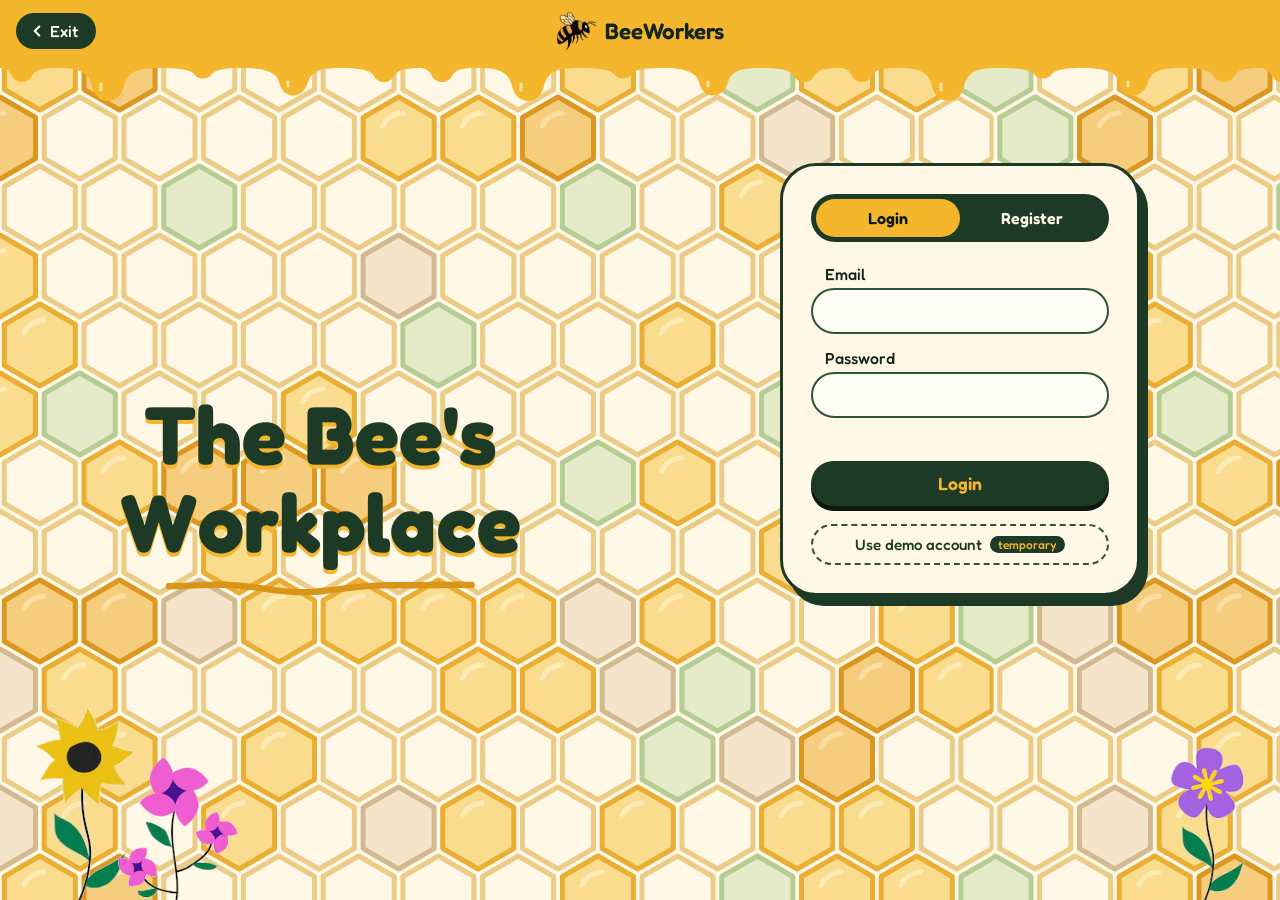
<file: index.html>
<!DOCTYPE html>
<html lang="en">
<head>
  <meta charset="UTF-8">
  <meta name="viewport" content="width=device-width, initial-scale=1.0">
  <title>BeeWorkers - Login</title>
  <link rel="preconnect" href="https://fonts.googleapis.com">
  <link rel="preconnect" href="https://fonts.gstatic.com" crossorigin>
  <link rel="stylesheet" href="https://fonts.googleapis.com/css2?family=Fredoka:wght@400;500;600;700&display=swap">
  <link rel="stylesheet" href="style.css">
  <script src="bees.js" defer></script>
  <script src="login.js" defer></script>
</head>
<body class="login-page">
  <!-- Page transition: lifts away when the page opens (see style.css) -->
  <div class="curtain" aria-hidden="true"><img src="images/bees/bee-1.png" alt=""><span>Login</span></div>

  <header class="site-header">
    <button type="button" class="exit" id="exit-button">
      <svg viewBox="0 0 24 24" width="18" height="18" aria-hidden="true"><path d="M15 6l-6 6 6 6" fill="none" stroke="currentColor" stroke-width="3" stroke-linecap="round" stroke-linejoin="round"/></svg>
      Exit
    </button>
    <div class="brand">
      <img src="images/bees/bee-1.png" alt="">
      <span>BeeWorkers</span>
    </div>
  </header>

  <main class="split">
    <section class="left">
      <img class="flower flower-a" src="images/flowers/flower-12.png" alt="">
      <img class="flower flower-b" src="images/flowers/flower-4.png" alt="">
      <div class="logo-text" id="logo-text" data-bee-avoid>
        <h1 id="title" aria-label="The Bee's Workplace">
          <span class="line">The Bee's</span>
          <span class="line">Workplace</span>
        </h1>
        <svg class="underline" viewBox="0 0 400 24" aria-hidden="true" preserveAspectRatio="none">
          <path d="M6 14C60 2 100 22 160 12S270 4 394 12" pathLength="1"/>
        </svg>
      </div>
    </section>

    <section class="right">
      <img class="flower flower-c" src="images/flowers/flower-11.png" alt="">
      <div class="auth" id="auth" data-bee-avoid>
        <input type="radio" name="tab" id="tab-login" checked>
        <input type="radio" name="tab" id="tab-register">

        <div class="tabs">
          <label for="tab-login">Login</label>
          <label for="tab-register">Register</label>
        </div>

        <!-- login.js animates this box's height when switching tabs.
             Each password field also gets a flower button that shows the password. -->
        <div class="forms" id="forms">
          <form id="login-form" class="active" novalidate>
            <label for="login-email">Email</label>
            <input type="email" id="login-email" name="login-email" autocomplete="email">

            <label for="login-password">Password</label>
            <input type="password" id="login-password" name="login-password" autocomplete="current-password">

            <p class="form-message" aria-live="polite"></p>
            <button type="submit">Login</button>
          </form>

          <form id="register-form" novalidate>
            <label for="register-name">Name</label>
            <input type="text" id="register-name" name="register-name" autocomplete="name">

            <label for="register-email">Email</label>
            <input type="email" id="register-email" name="register-email" autocomplete="email">

            <label for="register-password">Password</label>
            <input type="password" id="register-password" name="register-password" autocomplete="new-password">

            <label for="register-confirm">Confirm Password</label>
            <input type="password" id="register-confirm" name="register-confirm" autocomplete="new-password">

            <p class="form-message" aria-live="polite"></p>
            <button type="submit">Register</button>
          </form>
        </div>

        <!-- TEMPORARY: one-click mock account for testing. Remove before going live. -->
        <button type="button" class="demo" id="demo-login">
          Use demo account <span>temporary</span>
        </button>
      </div>
    </section>
  </main>

  <!-- The flying bees are added here by bees.js -->
  <div id="bee-layer" aria-hidden="true"></div>
</body>
</html>
</file>
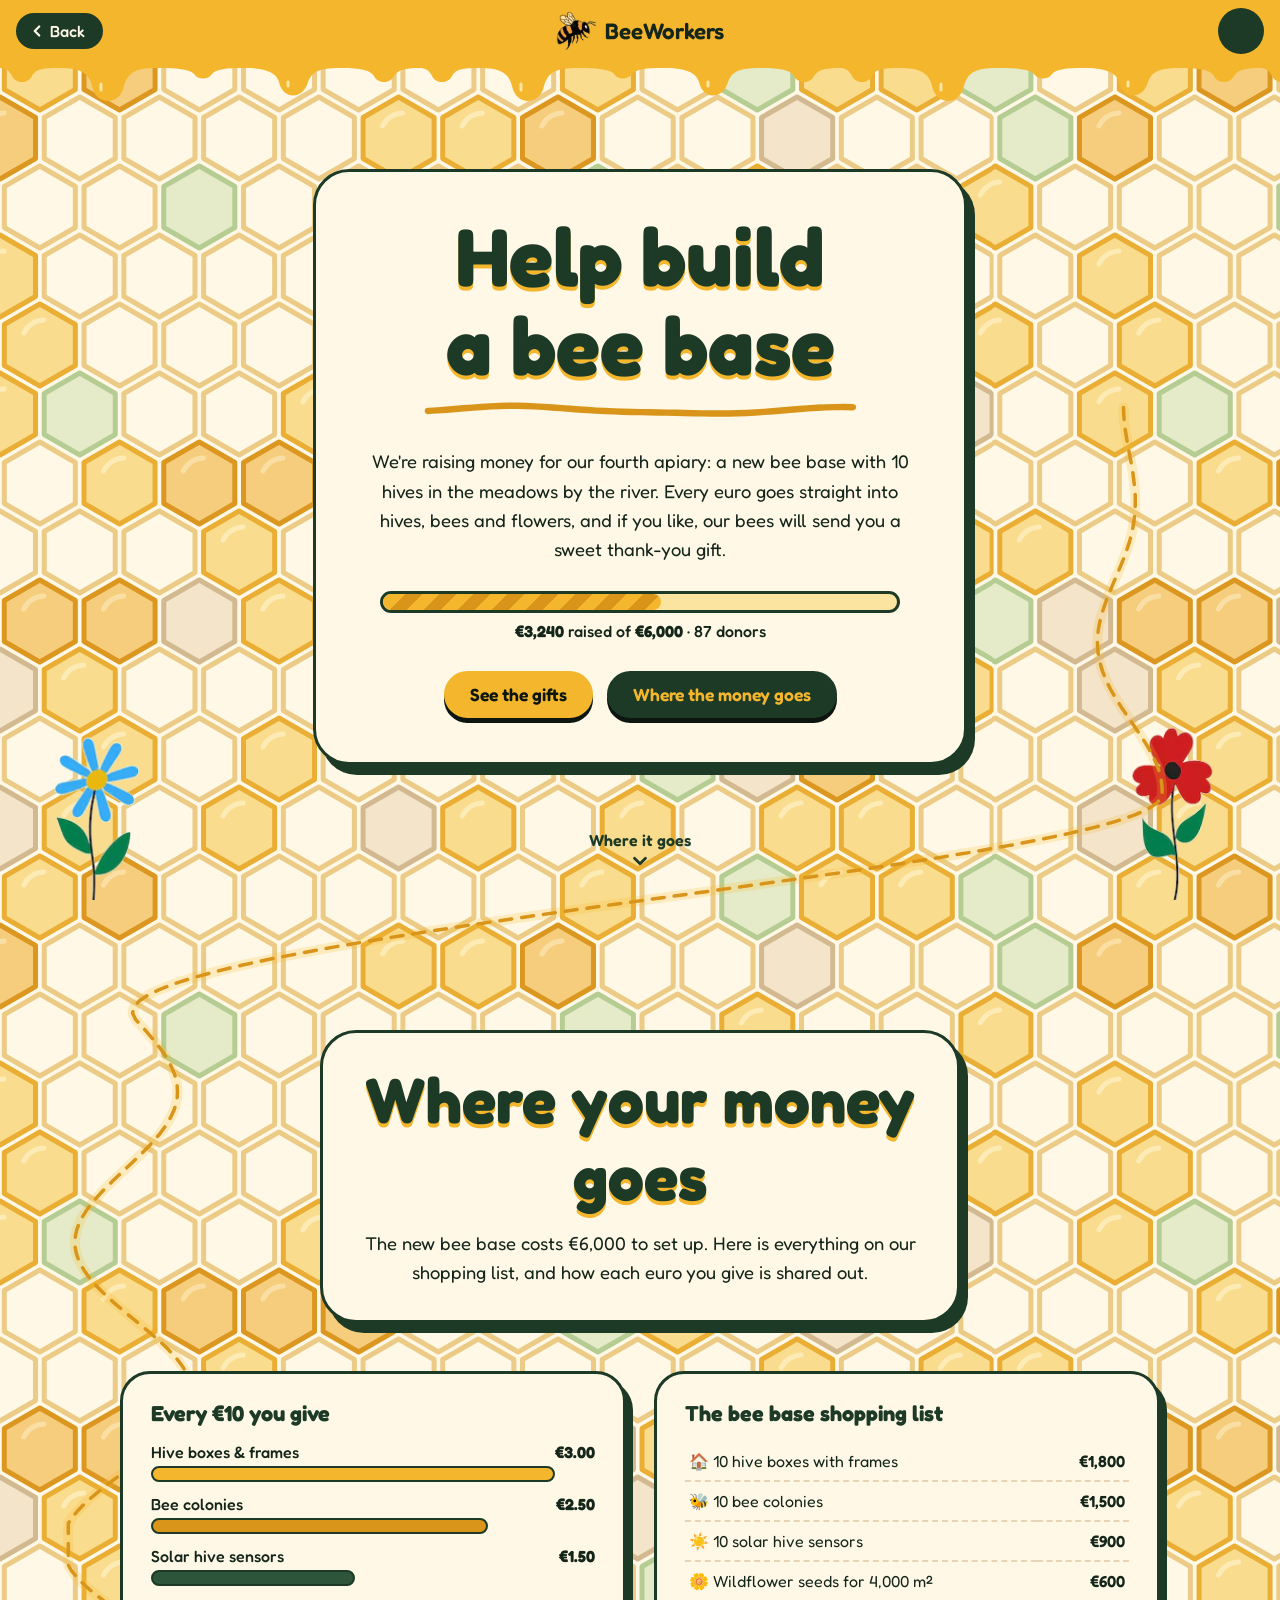
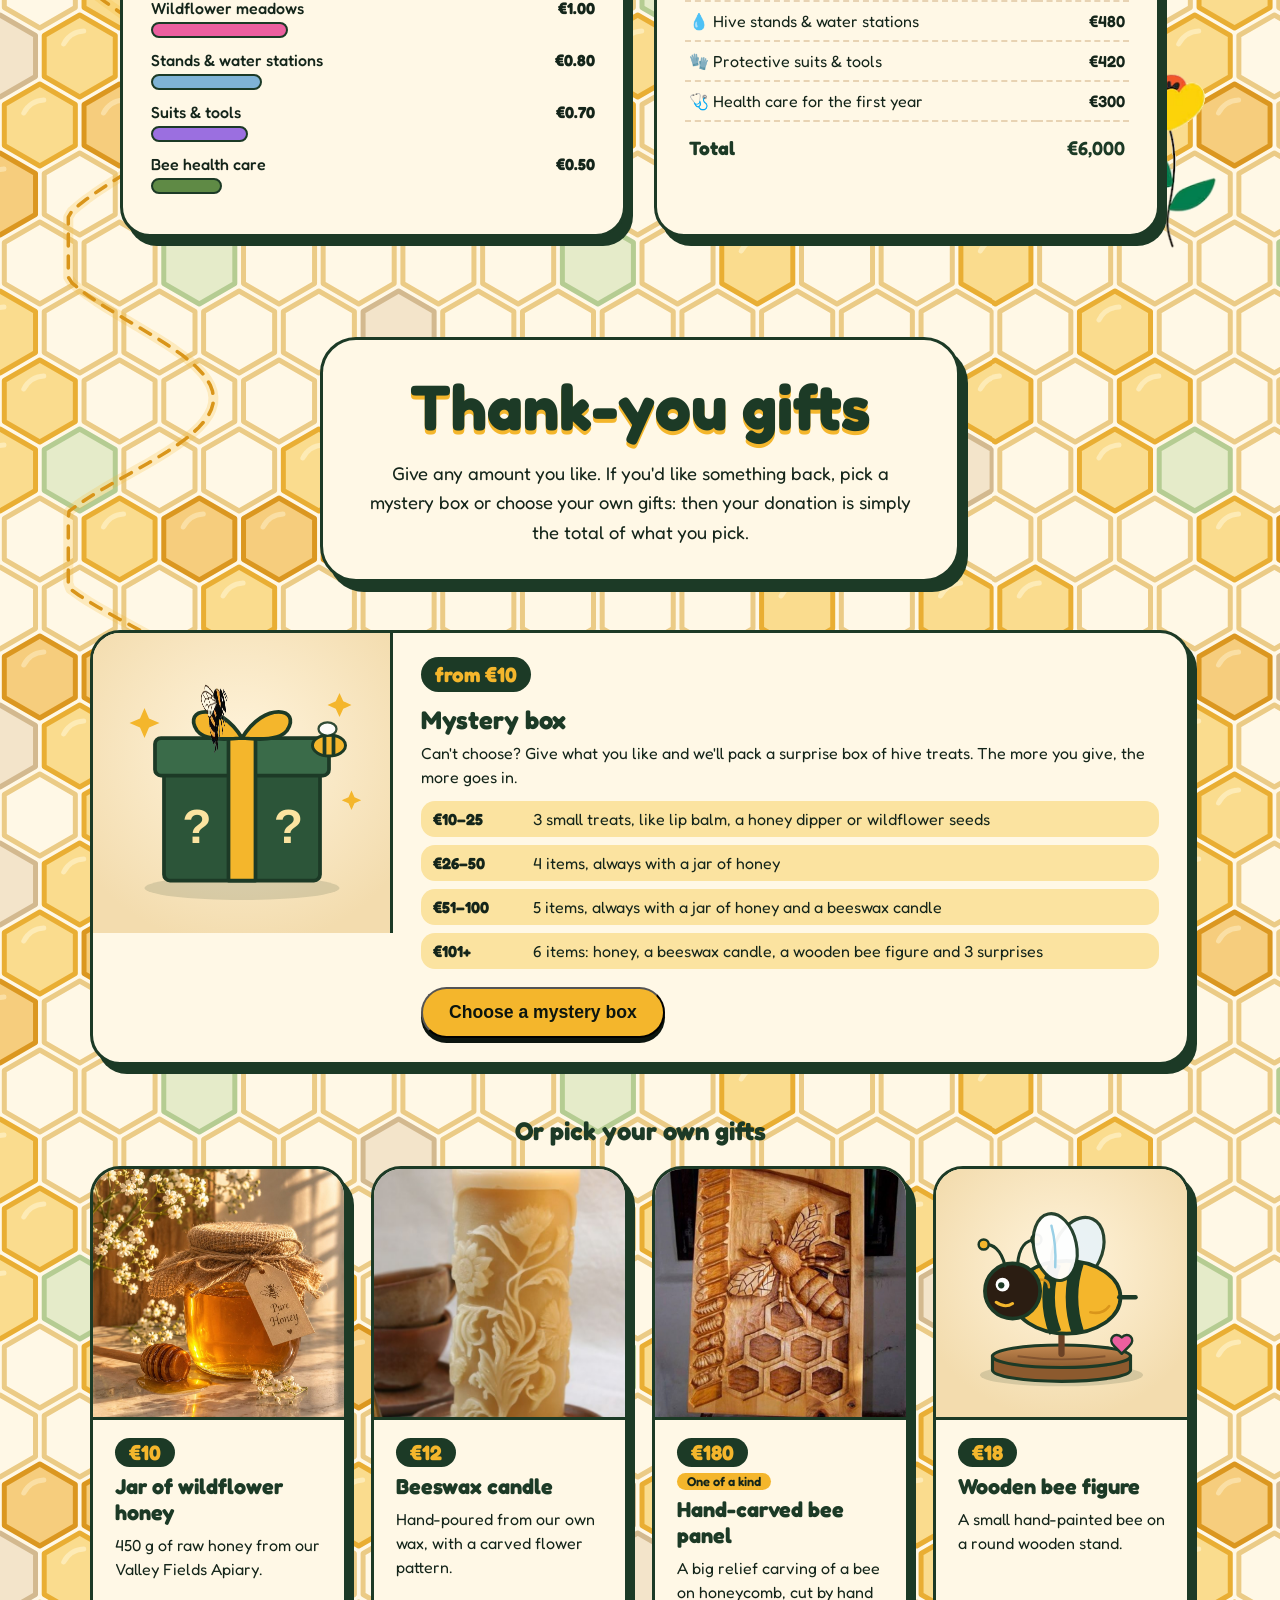
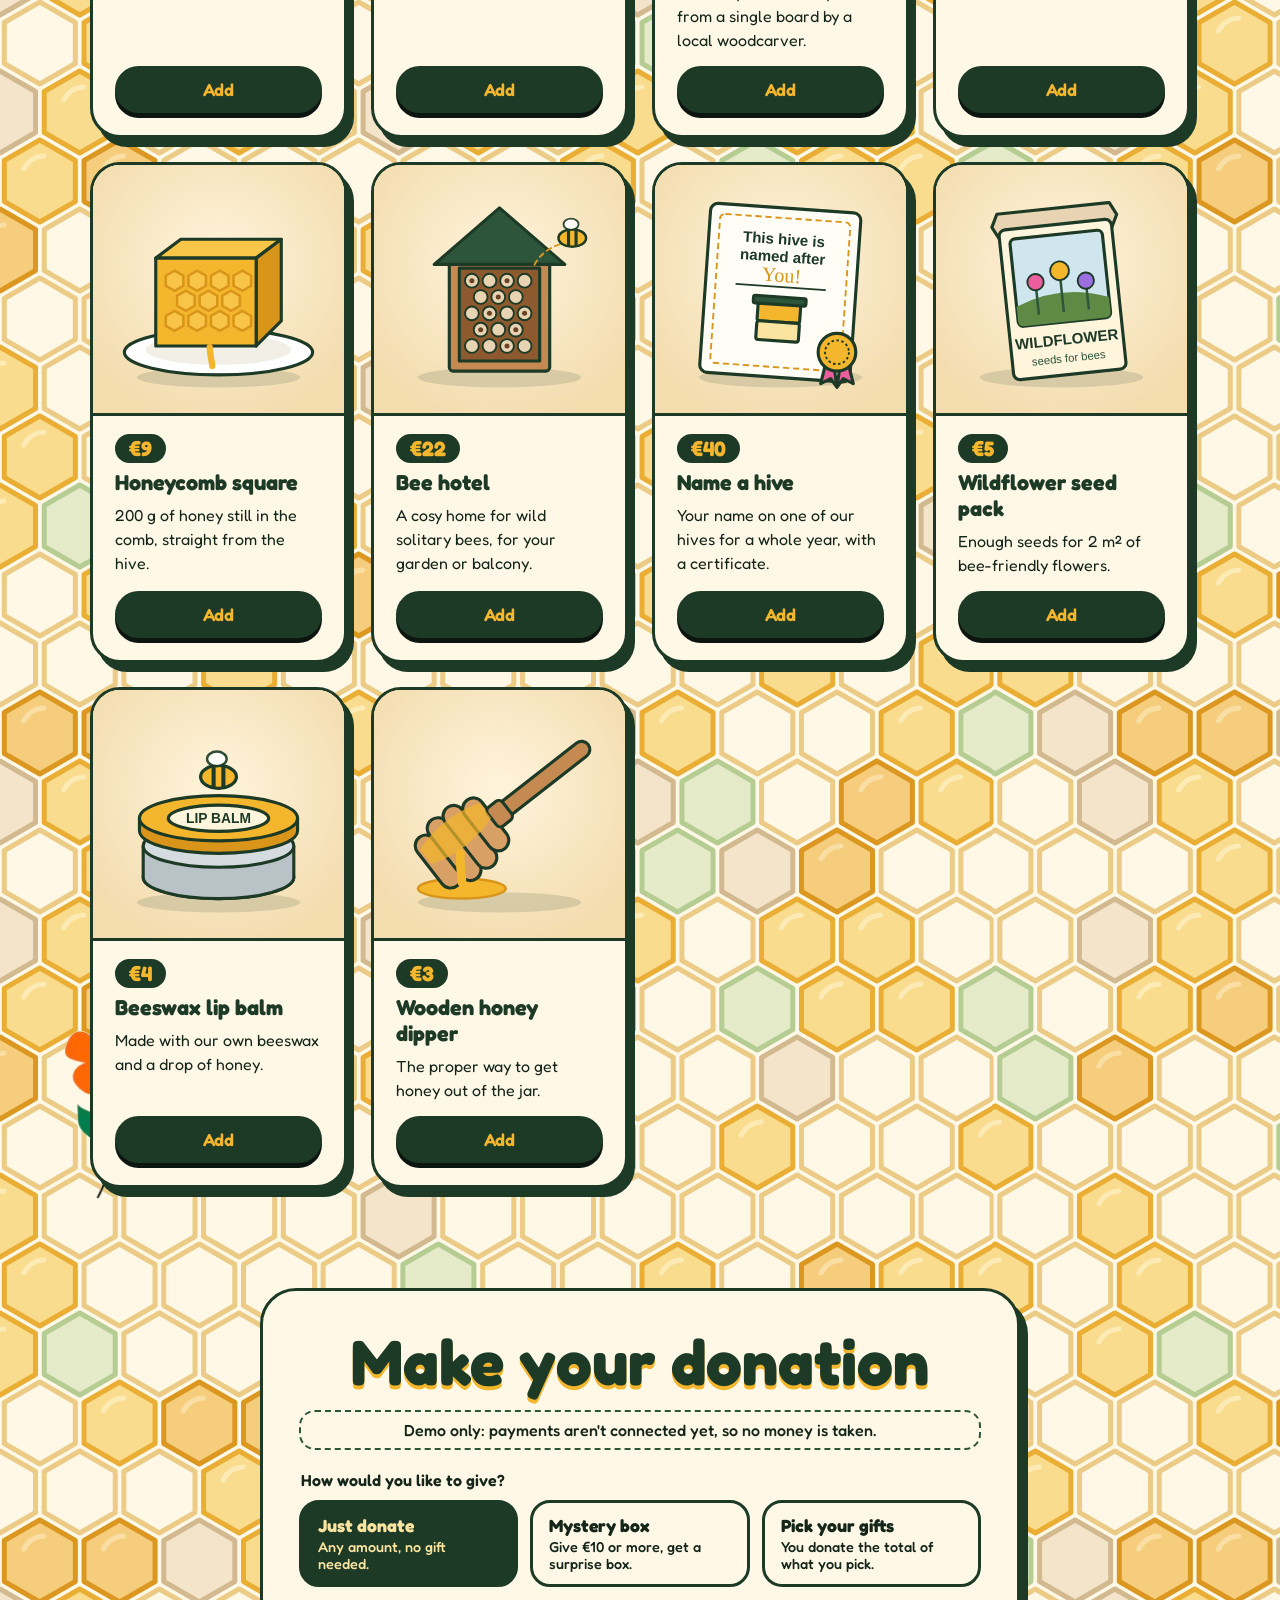
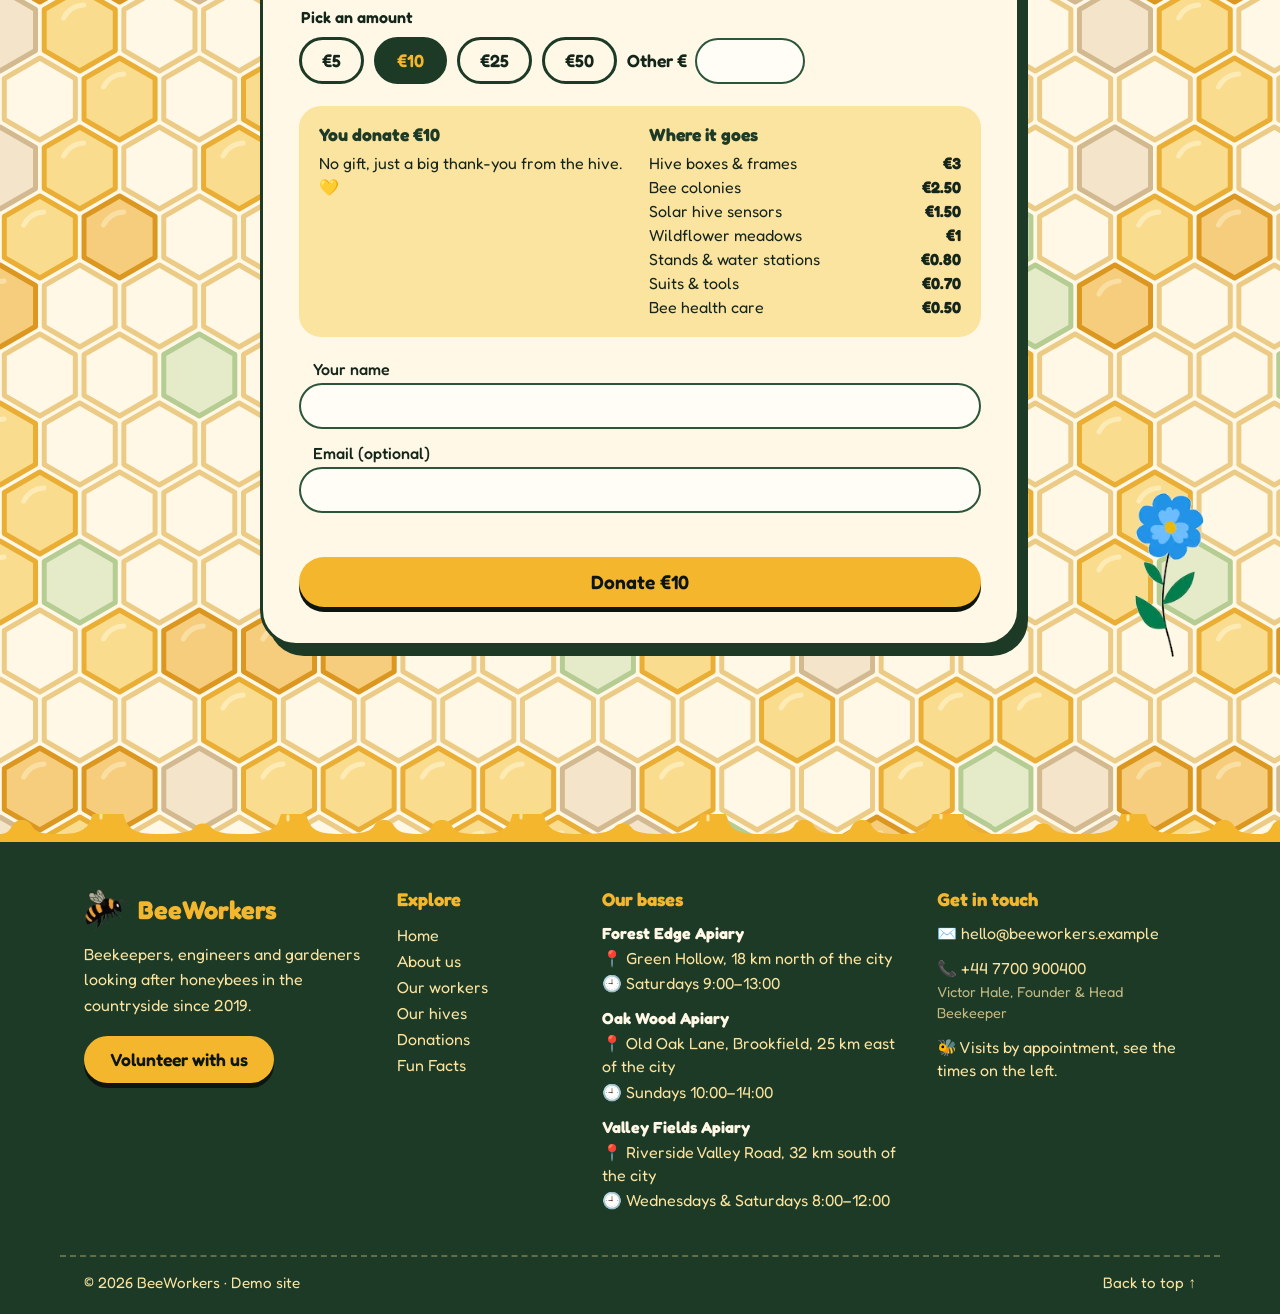
<file: donations.html>
<!DOCTYPE html>
<html lang="en">
<head>
  <meta charset="UTF-8">
  <meta name="viewport" content="width=device-width, initial-scale=1.0">
  <title>BeeWorkers - Donations</title>
  <link rel="preconnect" href="https://fonts.googleapis.com">
  <link rel="preconnect" href="https://fonts.gstatic.com" crossorigin>
  <link rel="stylesheet" href="https://fonts.googleapis.com/css2?family=Fredoka:wght@400;500;600;700&display=swap">
  <link rel="stylesheet" href="style.css">
  <link rel="stylesheet" href="main.css">
  <link rel="stylesheet" href="donations.css">
  <script src="bees.js" defer></script>
  <script src="site.js" defer></script>
  <script src="trail.js" defer></script>
  <script src="donations.js" defer></script>
</head>
<!-- data-bee-link: clicking a flying bee invites you to that page -->
<body class="main-page" data-bee-link="funfacts.html">
  <!-- Page transition: lifts away when the page opens (see style.css) -->
  <div class="curtain" aria-hidden="true"><img src="images/bees/bee-1.png" alt=""><span>Donations</span></div>

  <header class="site-header">
    <!-- On this page the button goes back to the main page -->
    <button type="button" class="exit" id="exit-button" data-exit-to="main.html">
      <svg viewBox="0 0 24 24" width="18" height="18" aria-hidden="true"><path d="M15 6l-6 6 6 6" fill="none" stroke="currentColor" stroke-width="3" stroke-linecap="round" stroke-linejoin="round"/></svg>
      Back
    </button>
    <a class="brand" href="#top" data-scroll>
      <img src="images/bees/bee-1.png" alt="">
      <span>BeeWorkers</span>
    </a>

    <button type="button" class="burger" id="burger" aria-expanded="false" aria-controls="site-menu" aria-label="Open menu">
      <span></span><span></span><span></span>
    </button>

    <nav class="menu" id="site-menu" aria-label="Site">
      <a href="main.html">Home</a>
      <a href="main.html#about">About us</a>
      <a href="main.html#team">Our workers</a>
      <a href="main.html#hives">Our hives</a>
      <a href="#top" data-scroll aria-current="page">Donations</a>
      <a href="funfacts.html">Fun Facts</a>
      <button type="button" class="logout" id="logout">Log out</button>
    </nav>
  </header>

  <!-- All amounts, totals and gifts below are made up: replace them with your own -->
  <main class="journey" id="top">
    <!-- ---------- Hero ---------- -->
    <section class="hero">
      <img class="flower flower-j" src="images/flowers/flower-3.png" alt="">
      <img class="flower flower-k" src="images/flowers/flower-13.png" alt="">

      <div class="hero-content panel" data-bee-avoid data-trail-start>
        <p class="hello" id="hello" hidden></p>
        <h1 id="title" aria-label="Help build a bee base">
          <span class="line">Help build</span>
          <span class="line">a bee base</span>
        </h1>
        <svg class="underline" viewBox="0 0 400 24" aria-hidden="true" preserveAspectRatio="none">
          <path d="M6 14C60 2 100 22 160 12S270 4 394 12" pathLength="1"/>
        </svg>

        <p class="intro">
          We're raising money for our fourth apiary: a new bee base with 10 hives in the
          meadows by the river. Every euro goes straight into hives, bees and flowers,
          and if you like, our bees will send you a sweet thank-you gift.
        </p>

        <div class="goal" data-raised="3240" data-target="6000" data-donors="87">
          <div class="goal-bar"><span id="goal-fill"></span></div>
          <p class="goal-text">
            <strong id="goal-raised">€3,240</strong> raised of <strong>€6,000</strong>
            · <span id="goal-donors">87</span> donors
          </p>
        </div>

        <div class="hero-actions">
          <a class="btn btn-honey" href="#gifts" data-scroll>See the gifts</a>
          <a class="btn" href="#money" data-scroll>Where the money goes</a>
        </div>
      </div>

      <a class="scroll-hint" href="#money" data-scroll>
        Where it goes
        <svg viewBox="0 0 24 24" width="22" height="22" aria-hidden="true"><path d="M6 9l6 6 6-6" fill="none" stroke="currentColor" stroke-width="3" stroke-linecap="round" stroke-linejoin="round"/></svg>
      </a>
    </section>

    <section class="about">
      <!-- ---------- Where the money goes ---------- -->
      <div class="about-part" id="money">
        <img class="flower flower-l" src="images/flowers/flower-8.png" alt="">

        <div class="section-head panel" data-bee-avoid data-trail-cross>
          <h2>Where your money goes</h2>
          <p>
            The new bee base costs €6,000 to set up. Here is everything on our shopping
            list, and how each euro you give is shared out.
          </p>
        </div>

        <div class="money-grid">
          <article class="money-card" data-bee-avoid>
            <h3>Every €10 you give</h3>
            <ul class="split-bars">
              <li style="--share: 30; --c: #f4b62c"><span>Hive boxes &amp; frames</span><b>€3.00</b></li>
              <li style="--share: 25; --c: #d9951a"><span>Bee colonies</span><b>€2.50</b></li>
              <li style="--share: 15; --c: #2c5539"><span>Solar hive sensors</span><b>€1.50</b></li>
              <li style="--share: 10; --c: #ec5f9f"><span>Wildflower meadows</span><b>€1.00</b></li>
              <li style="--share: 8; --c: #7fb3d5"><span>Stands &amp; water stations</span><b>€0.80</b></li>
              <li style="--share: 7; --c: #9b6fe0"><span>Suits &amp; tools</span><b>€0.70</b></li>
              <li style="--share: 5; --c: #5f8a45"><span>Bee health care</span><b>€0.50</b></li>
            </ul>
          </article>

          <article class="money-card" data-bee-avoid>
            <h3>The bee base shopping list</h3>
            <table class="shopping">
              <tbody>
                <tr><td>🏠 10 hive boxes with frames</td><td>€1,800</td></tr>
                <tr><td>🐝 10 bee colonies</td><td>€1,500</td></tr>
                <tr><td>☀️ 10 solar hive sensors</td><td>€900</td></tr>
                <tr><td>🌼 Wildflower seeds for 4,000 m²</td><td>€600</td></tr>
                <tr><td>💧 Hive stands &amp; water stations</td><td>€480</td></tr>
                <tr><td>🧤 Protective suits &amp; tools</td><td>€420</td></tr>
                <tr><td>🩺 Health care for the first year</td><td>€300</td></tr>
              </tbody>
              <tfoot>
                <tr><td>Total</td><td>€6,000</td></tr>
              </tfoot>
            </table>
          </article>
        </div>
      </div>

      <!-- ---------- Thank-you shop ----------
           The products and prices live in donations.js (PRODUCTS and BOXES) -->
      <div class="about-part" id="gifts">
        <img class="flower flower-m" src="images/flowers/flower-5.png" alt="">

        <div class="section-head panel" data-bee-avoid>
          <h2>Thank-you gifts</h2>
          <p>
            Give any amount you like. If you'd like something back, pick a mystery box or
            choose your own gifts: then your donation is simply the total of what you pick.
          </p>
        </div>

        <article class="box-card" data-bee-avoid>
          <div class="gift-img"><img src="images/donations/mystery-box.svg" alt="Drawing of a green gift box with a honey-coloured ribbon and question marks"></div>
          <div class="card-text">
            <p class="price">from €10</p>
            <h3>Mystery box</h3>
            <p>Can't choose? Give what you like and we'll pack a surprise box of hive treats. The more you give, the more goes in.</p>
            <ul class="box-tiers" id="box-tiers"></ul>
            <button type="button" class="btn btn-honey" id="pick-box">Choose a mystery box</button>
          </div>
        </article>

        <h3 class="shop-title">Or pick your own gifts</h3>
        <div class="gift-grid" id="shop" data-bee-avoid></div>
      </div>

      <!-- ---------- Donate (the trail bee lands here) ---------- -->
      <div class="about-part" id="donate" data-trail-end data-trail-say="Thank you for helping!">
        <img class="flower flower-n" src="images/flowers/flower-9.png" alt="">

        <form class="donate panel" id="donate-form" data-bee-avoid data-trail-band novalidate>
          <h2>Make your donation</h2>
          <p class="demo-note">Demo only: payments aren't connected yet, so no money is taken.</p>

          <fieldset class="modes">
            <legend>How would you like to give?</legend>
            <label class="mode">
              <input type="radio" name="mode" value="plain" checked>
              <span><b>Just donate</b><small>Any amount, no gift needed.</small></span>
            </label>
            <label class="mode">
              <input type="radio" name="mode" value="box">
              <span><b>Mystery box</b><small>Give €10 or more, get a surprise box.</small></span>
            </label>
            <label class="mode">
              <input type="radio" name="mode" value="gifts">
              <span><b>Pick your gifts</b><small>You donate the total of what you pick.</small></span>
            </label>
          </fieldset>

          <div class="mode-panel" data-mode="plain">
            <fieldset class="amounts">
              <legend>Pick an amount</legend>
              <label><input type="radio" name="plain-amount" value="5"><span>€5</span></label>
              <label><input type="radio" name="plain-amount" value="10" checked><span>€10</span></label>
              <label><input type="radio" name="plain-amount" value="25"><span>€25</span></label>
              <label><input type="radio" name="plain-amount" value="50"><span>€50</span></label>
              <label class="custom"><span>Other €</span><input type="number" class="other" min="1" step="1" inputmode="numeric" aria-label="Other amount in euros"></label>
            </fieldset>
          </div>

          <div class="mode-panel" data-mode="box" hidden>
            <fieldset class="amounts">
              <legend>Pick an amount (€10 or more)</legend>
              <label><input type="radio" name="box-amount" value="15" checked><span>€15</span></label>
              <label><input type="radio" name="box-amount" value="30"><span>€30</span></label>
              <label><input type="radio" name="box-amount" value="60"><span>€60</span></label>
              <label><input type="radio" name="box-amount" value="110"><span>€110</span></label>
              <label class="custom"><span>Other €</span><input type="number" class="other" min="10" step="1" inputmode="numeric" aria-label="Other amount in euros"></label>
            </fieldset>
          </div>

          <div class="mode-panel" data-mode="gifts" hidden>
            <p class="cart-empty" id="cart-empty">No gifts picked yet. Press <b>Add</b> on any gift above.</p>
            <ul class="cart" id="cart"></ul>
            <label class="extra">
              <span>Add a little extra (optional) €</span>
              <input type="number" id="extra" min="0" step="1" inputmode="numeric">
            </label>
          </div>

          <div class="summary" aria-live="polite">
            <div>
              <h3>You donate <span id="summary-amount">€10</span></h3>
              <p id="summary-gift"></p>
            </div>
            <div>
              <h3>Where it goes</h3>
              <ul id="summary-split"></ul>
            </div>
          </div>

          <div class="donor">
            <label for="donor-name">Your name</label>
            <input type="text" id="donor-name" autocomplete="name">
            <label for="donor-email">Email <span id="email-why">(optional)</span></label>
            <input type="email" id="donor-email" autocomplete="email">
          </div>

          <p class="form-message" id="donate-message" aria-live="polite"></p>
          <button type="submit" class="btn btn-honey donate-button" id="donate-button">Donate €10</button>
        </form>
      </div>
    </section>
  </main>

  <!-- Filled in by site.js (edit the bases and contacts there) -->
  <footer class="site-footer" id="site-footer"></footer>

  <!-- The flying bees are added here by bees.js -->
  <div id="bee-layer" aria-hidden="true"></div>
</body>
</html>
</file>
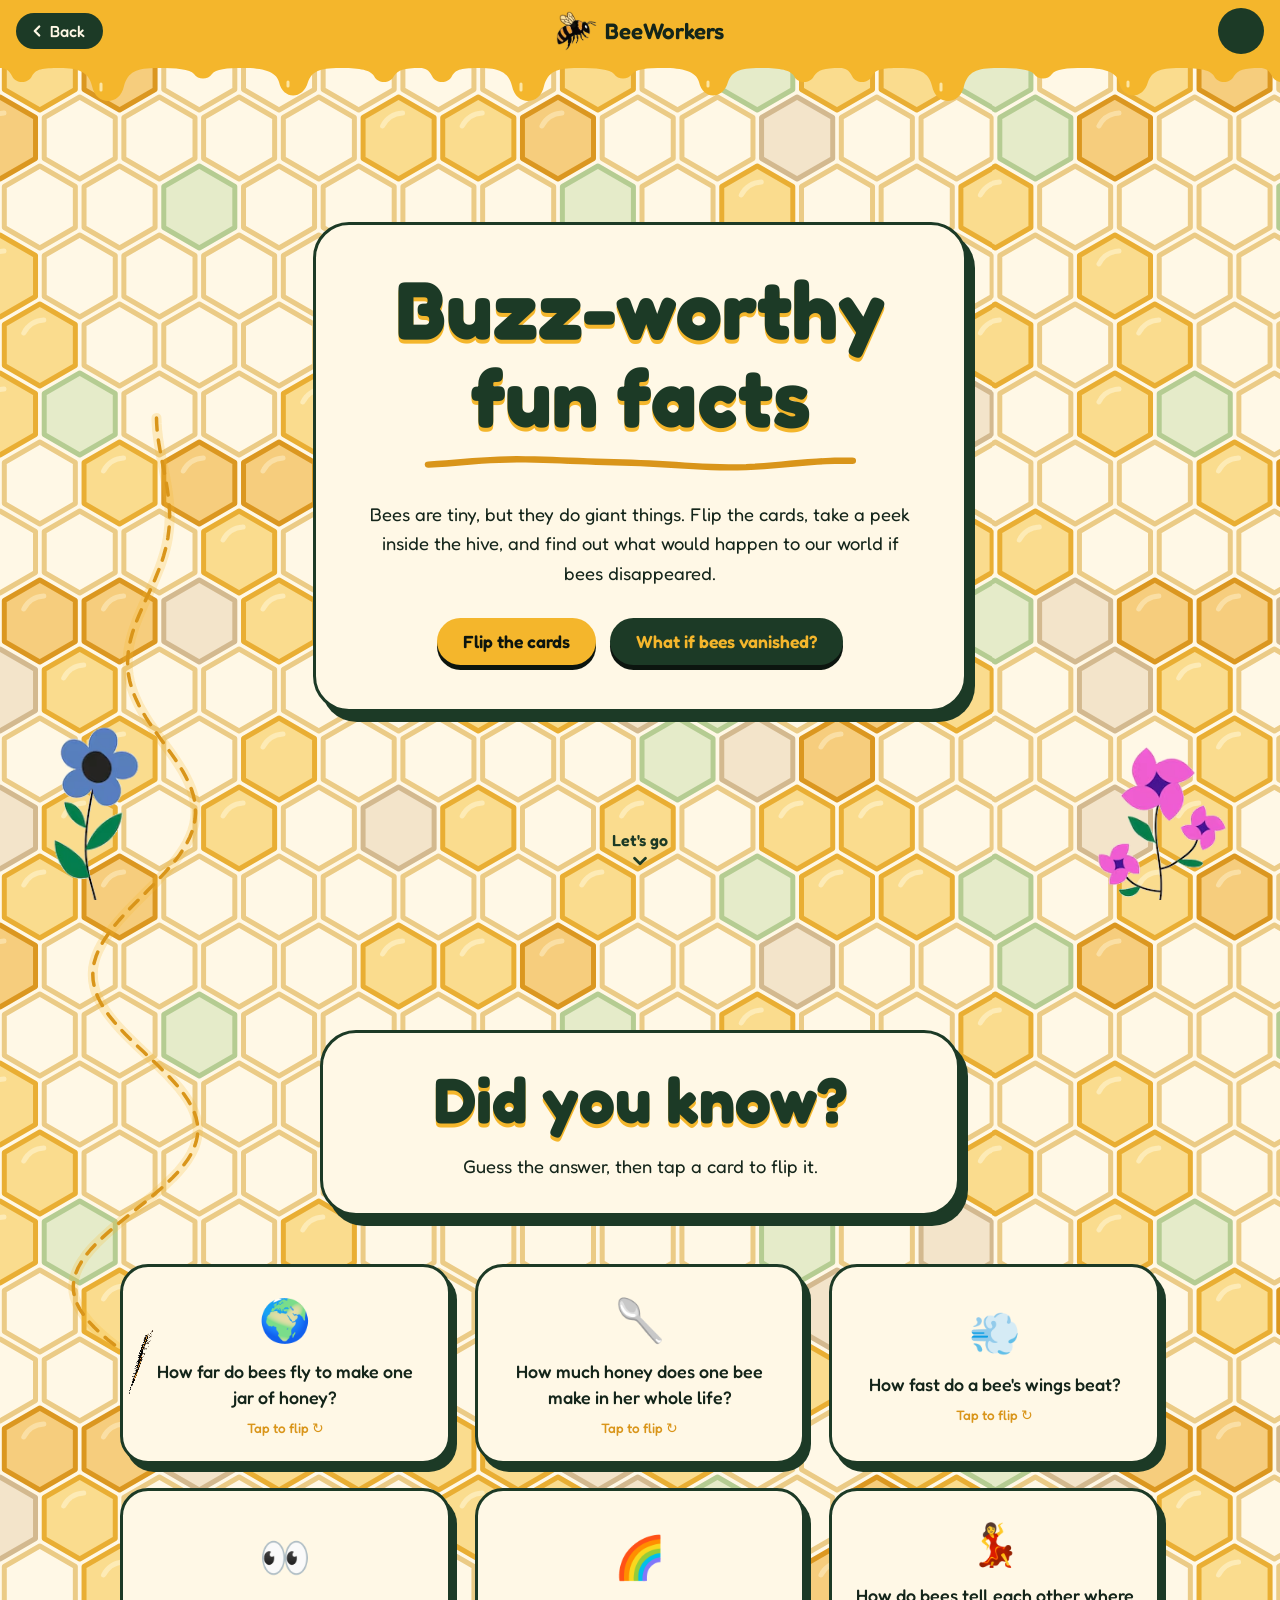
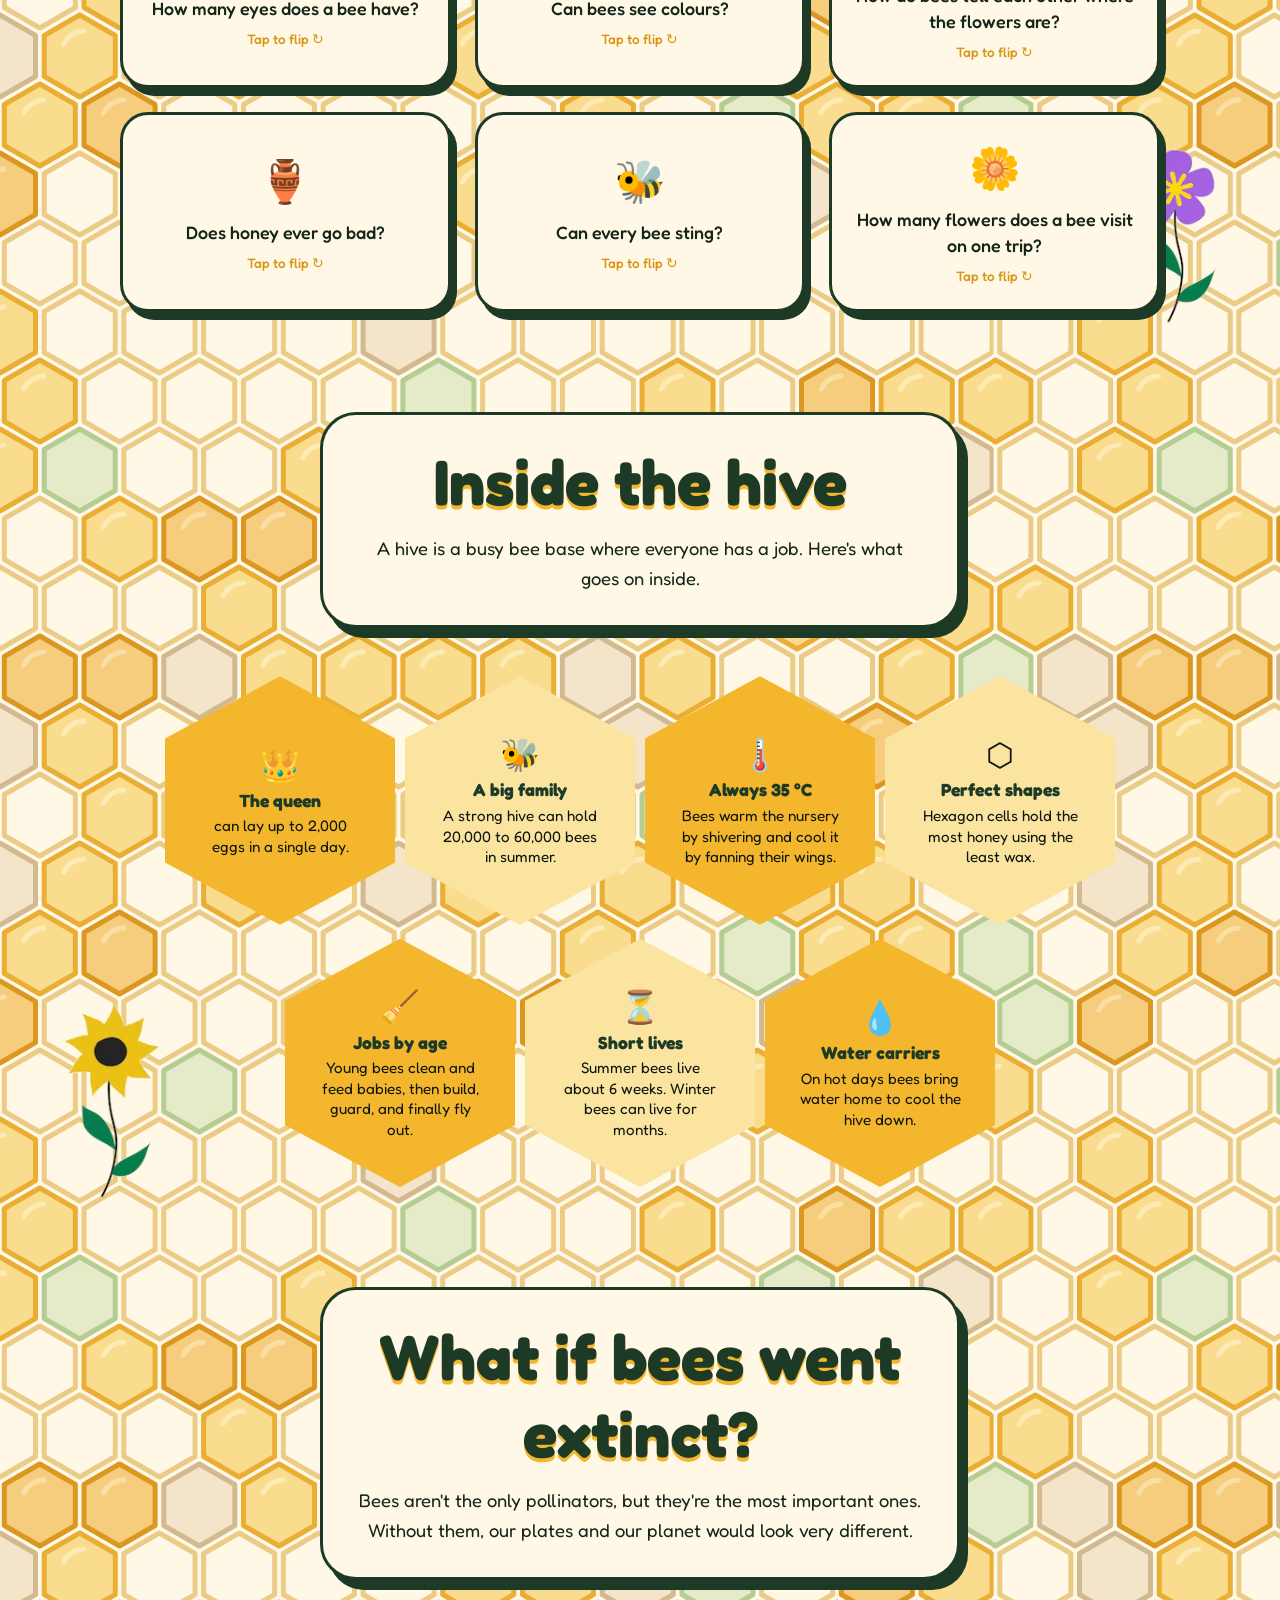
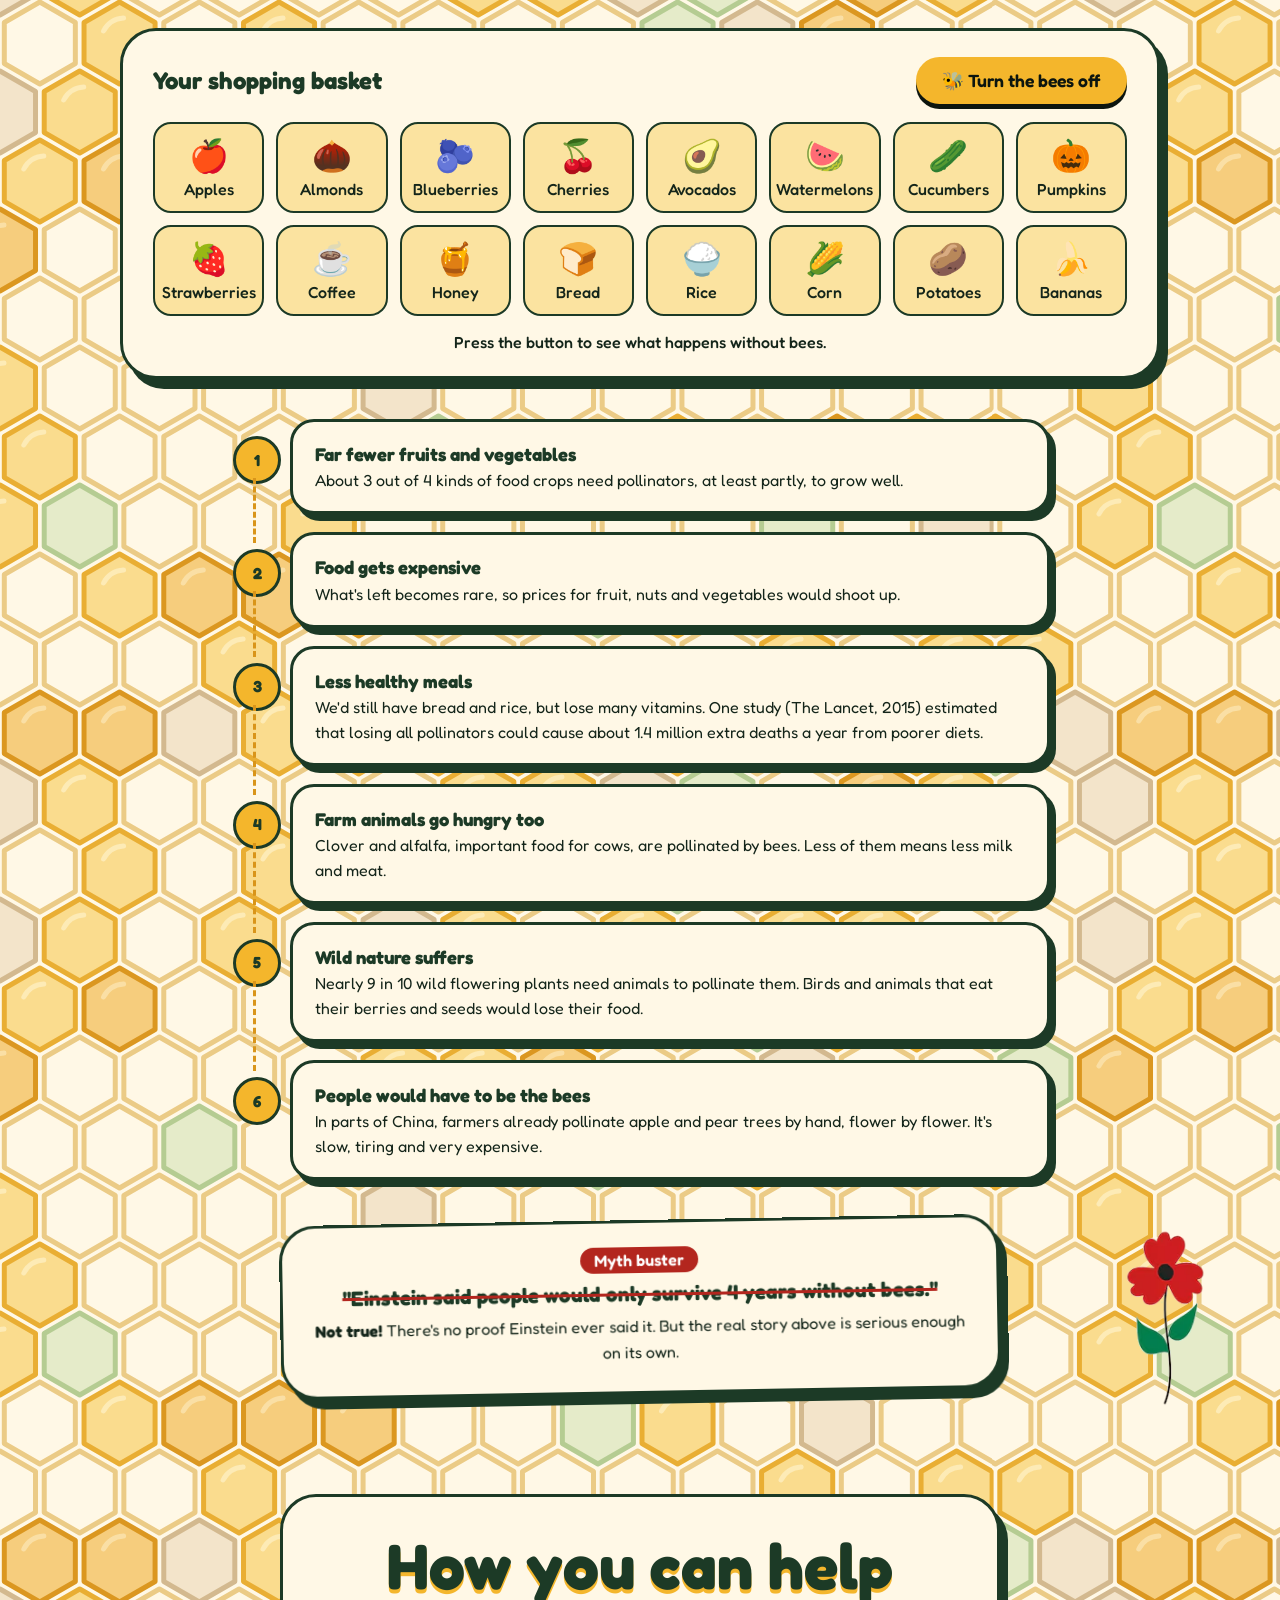
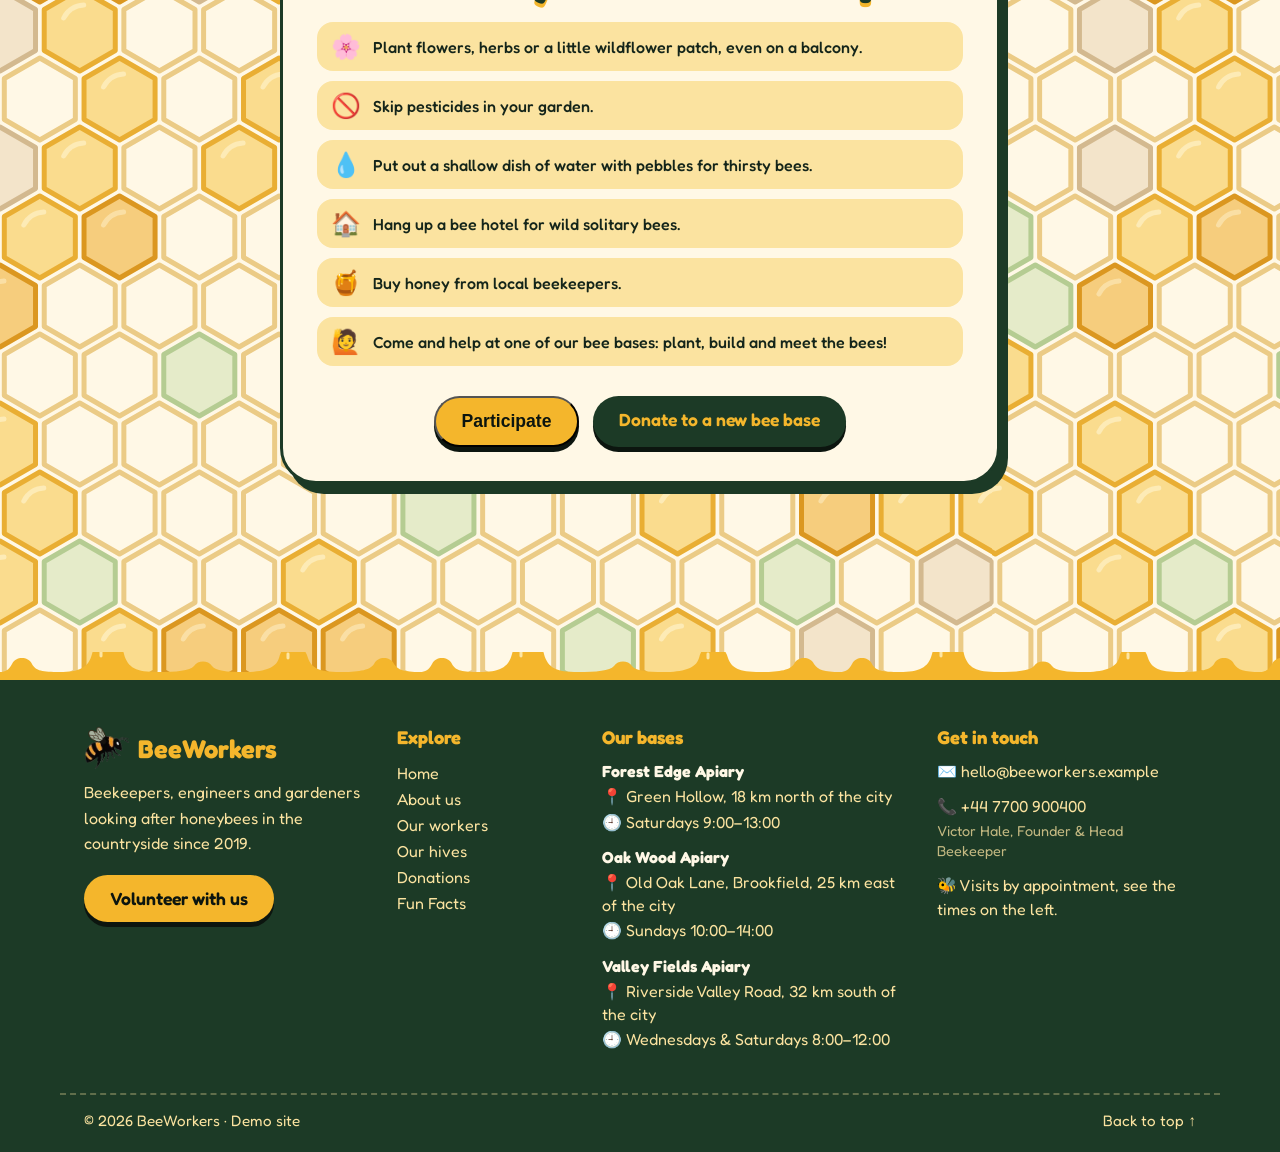
<file: funfacts.html>
<!DOCTYPE html>
<html lang="en">
<head>
  <meta charset="UTF-8">
  <meta name="viewport" content="width=device-width, initial-scale=1.0">
  <title>BeeWorkers - Fun Facts</title>
  <link rel="preconnect" href="https://fonts.googleapis.com">
  <link rel="preconnect" href="https://fonts.gstatic.com" crossorigin>
  <link rel="stylesheet" href="https://fonts.googleapis.com/css2?family=Fredoka:wght@400;500;600;700&display=swap">
  <link rel="stylesheet" href="style.css">
  <link rel="stylesheet" href="main.css">
  <link rel="stylesheet" href="funfacts.css">
  <script src="bees.js" defer></script>
  <script src="site.js" defer></script>
  <script src="trail.js" defer></script>
  <script src="funfacts.js" defer></script>
</head>
<body class="main-page">
  <!-- Page transition: lifts away when the page opens (see style.css) -->
  <div class="curtain" aria-hidden="true"><img src="images/bees/bee-1.png" alt=""><span>Fun Facts</span></div>

  <header class="site-header">
    <!-- On this page the button goes back to the main page -->
    <button type="button" class="exit" id="exit-button" data-exit-to="main.html">
      <svg viewBox="0 0 24 24" width="18" height="18" aria-hidden="true"><path d="M15 6l-6 6 6 6" fill="none" stroke="currentColor" stroke-width="3" stroke-linecap="round" stroke-linejoin="round"/></svg>
      Back
    </button>
    <a class="brand" href="#top" data-scroll>
      <img src="images/bees/bee-1.png" alt="">
      <span>BeeWorkers</span>
    </a>

    <button type="button" class="burger" id="burger" aria-expanded="false" aria-controls="site-menu" aria-label="Open menu">
      <span></span><span></span><span></span>
    </button>

    <nav class="menu" id="site-menu" aria-label="Site">
      <a href="main.html">Home</a>
      <a href="main.html#about">About us</a>
      <a href="main.html#bosses">Our boss</a>
      <a href="main.html#team">Our workers</a>
      <a href="main.html#hives">Our hives</a>
      <a href="donations.html">Donations</a>
      <a href="#top" data-scroll aria-current="page">Fun Facts</a>
      <button type="button" class="logout" id="logout">Log out</button>
    </nav>
  </header>

  <main class="journey" id="top">
    <!-- ---------- Hero ---------- -->
    <section class="hero">
      <img class="flower flower-o" src="images/flowers/flower-6.png" alt="">
      <img class="flower flower-p" src="images/flowers/flower-4.png" alt="">

      <div class="hero-content panel" data-bee-avoid data-trail-start>
        <p class="hello" id="hello" hidden></p>
        <h1 id="title" aria-label="Buzz-worthy fun facts">
          <span class="line">Buzz-worthy</span>
          <span class="line">fun facts</span>
        </h1>
        <svg class="underline" viewBox="0 0 400 24" aria-hidden="true" preserveAspectRatio="none">
          <path d="M6 14C60 2 100 22 160 12S270 4 394 12" pathLength="1"/>
        </svg>

        <p class="intro">
          Bees are tiny, but they do giant things. Flip the cards, take a peek inside the
          hive, and find out what would happen to our world if bees disappeared.
        </p>

        <div class="hero-actions">
          <a class="btn btn-honey" href="#facts" data-scroll>Flip the cards</a>
          <a class="btn" href="#extinct" data-scroll>What if bees vanished?</a>
        </div>
      </div>

      <a class="scroll-hint" href="#facts" data-scroll>
        Let's go
        <svg viewBox="0 0 24 24" width="22" height="22" aria-hidden="true"><path d="M6 9l6 6 6-6" fill="none" stroke="currentColor" stroke-width="3" stroke-linecap="round" stroke-linejoin="round"/></svg>
      </a>
    </section>

    <section class="about">
      <!-- ---------- Flip cards ---------- -->
      <div class="about-part" id="facts">
        <img class="flower flower-q" src="images/flowers/flower-11.png" alt="">

        <div class="section-head panel" data-bee-avoid data-trail-cross>
          <h2>Did you know?</h2>
          <p>Guess the answer, then tap a card to flip it.</p>
        </div>

        <div class="flip-grid" data-bee-avoid>
          <button type="button" class="flip">
            <span class="front"><i>🌍</i>How far do bees fly to make one jar of honey?</span>
            <span class="back"><b>About 88,000 km</b> for a 450 g jar. That's more than twice around the Earth!</span>
          </button>
          <button type="button" class="flip">
            <span class="front"><i>🥄</i>How much honey does one bee make in her whole life?</span>
            <span class="back"><b>About 1/12 of a teaspoon.</b> That's why it takes a whole team!</span>
          </button>
          <button type="button" class="flip">
            <span class="front"><i>💨</i>How fast do a bee's wings beat?</span>
            <span class="back"><b>Around 200 times every second.</b> That's what makes the buzz.</span>
          </button>
          <button type="button" class="flip">
            <span class="front"><i>👀</i>How many eyes does a bee have?</span>
            <span class="back"><b>Five!</b> Two big eyes on the sides and three tiny ones on top of the head.</span>
          </button>
          <button type="button" class="flip">
            <span class="front"><i>🌈</i>Can bees see colours?</span>
            <span class="back"><b>Yes, even ultraviolet,</b> which we can't see. But red looks almost black to them.</span>
          </button>
          <button type="button" class="flip">
            <span class="front"><i>💃</i>How do bees tell each other where the flowers are?</span>
            <span class="back"><b>They dance!</b> The "waggle dance" shows the other bees which way to fly and how far.</span>
          </button>
          <button type="button" class="flip">
            <span class="front"><i>🏺</i>Does honey ever go bad?</span>
            <span class="back"><b>Hardly ever.</b> Pots of honey thousands of years old have been found in ancient Egyptian tombs.</span>
          </button>
          <button type="button" class="flip">
            <span class="front"><i>🐝</i>Can every bee sting?</span>
            <span class="back"><b>No!</b> Male bees (drones) have no stinger at all. Only females can sting.</span>
          </button>
          <button type="button" class="flip">
            <span class="front"><i>🌼</i>How many flowers does a bee visit on one trip?</span>
            <span class="back"><b>50 to 100 flowers</b> before she flies home with her load.</span>
          </button>
        </div>
      </div>

      <!-- ---------- Inside the hive ---------- -->
      <div class="about-part" id="inside">
        <img class="flower flower-r" src="images/flowers/flower-12.png" alt="">

        <div class="section-head panel" data-bee-avoid>
          <h2>Inside the hive</h2>
          <p>A hive is a busy bee base where everyone has a job. Here's what goes on inside.</p>
        </div>

        <ul class="hex-grid" data-bee-avoid>
          <li><i>👑</i><b>The queen</b>can lay up to 2,000 eggs in a single day.</li>
          <li><i>🐝</i><b>A big family</b>A strong hive can hold 20,000 to 60,000 bees in summer.</li>
          <li><i>🌡️</i><b>Always 35 °C</b>Bees warm the nursery by shivering and cool it by fanning their wings.</li>
          <li><i>⬡</i><b>Perfect shapes</b>Hexagon cells hold the most honey using the least wax.</li>
          <li><i>🧹</i><b>Jobs by age</b>Young bees clean and feed babies, then build, guard, and finally fly out.</li>
          <li><i>⏳</i><b>Short lives</b>Summer bees live about 6 weeks. Winter bees can live for months.</li>
          <li><i>💧</i><b>Water carriers</b>On hot days bees bring water home to cool the hive down.</li>
        </ul>
      </div>

      <!-- ---------- What if bees went extinct? ---------- -->
      <div class="about-part" id="extinct">
        <img class="flower flower-s" src="images/flowers/flower-13.png" alt="">

        <div class="section-head panel" data-bee-avoid>
          <h2>What if bees went extinct?</h2>
          <p>
            Bees aren't the only pollinators, but they're the most important ones. Without
            them, our plates and our planet would look very different.
          </p>
        </div>

        <div class="shelf panel" data-bee-avoid>
          <div class="shelf-top">
            <h3>Your shopping basket</h3>
            <button type="button" class="btn btn-honey" id="bees-toggle" aria-pressed="false">🐝 Turn the bees off</button>
          </div>
          <ul class="shelf-items" id="shelf">
            <li data-bees><i>🍎</i>Apples</li>
            <li data-bees><i>🌰</i>Almonds</li>
            <li data-bees><i>🫐</i>Blueberries</li>
            <li data-bees><i>🍒</i>Cherries</li>
            <li data-bees><i>🥑</i>Avocados</li>
            <li data-bees><i>🍉</i>Watermelons</li>
            <li data-bees><i>🥒</i>Cucumbers</li>
            <li data-bees><i>🎃</i>Pumpkins</li>
            <li data-bees><i>🍓</i>Strawberries</li>
            <li data-bees><i>☕</i>Coffee</li>
            <li data-bees><i>🍯</i>Honey</li>
            <li><i>🍞</i>Bread</li>
            <li><i>🍚</i>Rice</li>
            <li><i>🌽</i>Corn</li>
            <li><i>🥔</i>Potatoes</li>
            <li><i>🍌</i>Bananas</li>
          </ul>
          <p class="shelf-note" id="shelf-note" aria-live="polite">Press the button to see what happens without bees.</p>
        </div>

        <ol class="chain" data-bee-avoid>
          <li>
            <b>Far fewer fruits and vegetables</b>
            About 3 out of 4 kinds of food crops need pollinators, at least partly, to grow well.
          </li>
          <li>
            <b>Food gets expensive</b>
            What's left becomes rare, so prices for fruit, nuts and vegetables would shoot up.
          </li>
          <li>
            <b>Less healthy meals</b>
            We'd still have bread and rice, but lose many vitamins. One study (The Lancet, 2015)
            estimated that losing all pollinators could cause about 1.4 million extra deaths
            a year from poorer diets.
          </li>
          <li>
            <b>Farm animals go hungry too</b>
            Clover and alfalfa, important food for cows, are pollinated by bees. Less of them
            means less milk and meat.
          </li>
          <li>
            <b>Wild nature suffers</b>
            Nearly 9 in 10 wild flowering plants need animals to pollinate them. Birds and
            animals that eat their berries and seeds would lose their food.
          </li>
          <li>
            <b>People would have to be the bees</b>
            In parts of China, farmers already pollinate apple and pear trees by hand, flower
            by flower. It's slow, tiring and very expensive.
          </li>
        </ol>

        <aside class="myth panel" data-bee-avoid>
          <p class="myth-tag">Myth buster</p>
          <h3>"Einstein said people would only survive 4 years without bees."</h3>
          <p>
            <b>Not true!</b> There's no proof Einstein ever said it. But the real story above
            is serious enough on its own.
          </p>
        </aside>
      </div>

      <!-- ---------- How you can help (the trail bee lands here) ---------- -->
      <div class="about-part" id="help" data-trail-end data-trail-say="You can help us too!">
        <div class="help panel" data-bee-avoid data-trail-band>
          <h2>How you can help</h2>
          <ul>
            <li><i>🌸</i>Plant flowers, herbs or a little wildflower patch, even on a balcony.</li>
            <li><i>🚫</i>Skip pesticides in your garden.</li>
            <li><i>💧</i>Put out a shallow dish of water with pebbles for thirsty bees.</li>
            <li><i>🏠</i>Hang up a bee hotel for wild solitary bees.</li>
            <li><i>🍯</i>Buy honey from local beekeepers.</li>
            <li><i>🙋</i>Come and help at one of our bee bases: plant, build and meet the bees!</li>
          </ul>
          <div class="hero-actions">
            <button type="button" class="btn btn-honey" data-participate>Participate</button>
            <a class="btn" href="donations.html">Donate to a new bee base</a>
          </div>
        </div>
      </div>
    </section>
  </main>

  <!-- Filled in by site.js (edit the bases and contacts there) -->
  <footer class="site-footer" id="site-footer"></footer>

  <!-- The flying bees are added here by bees.js -->
  <div id="bee-layer" aria-hidden="true"></div>
</body>
</html>
</file>
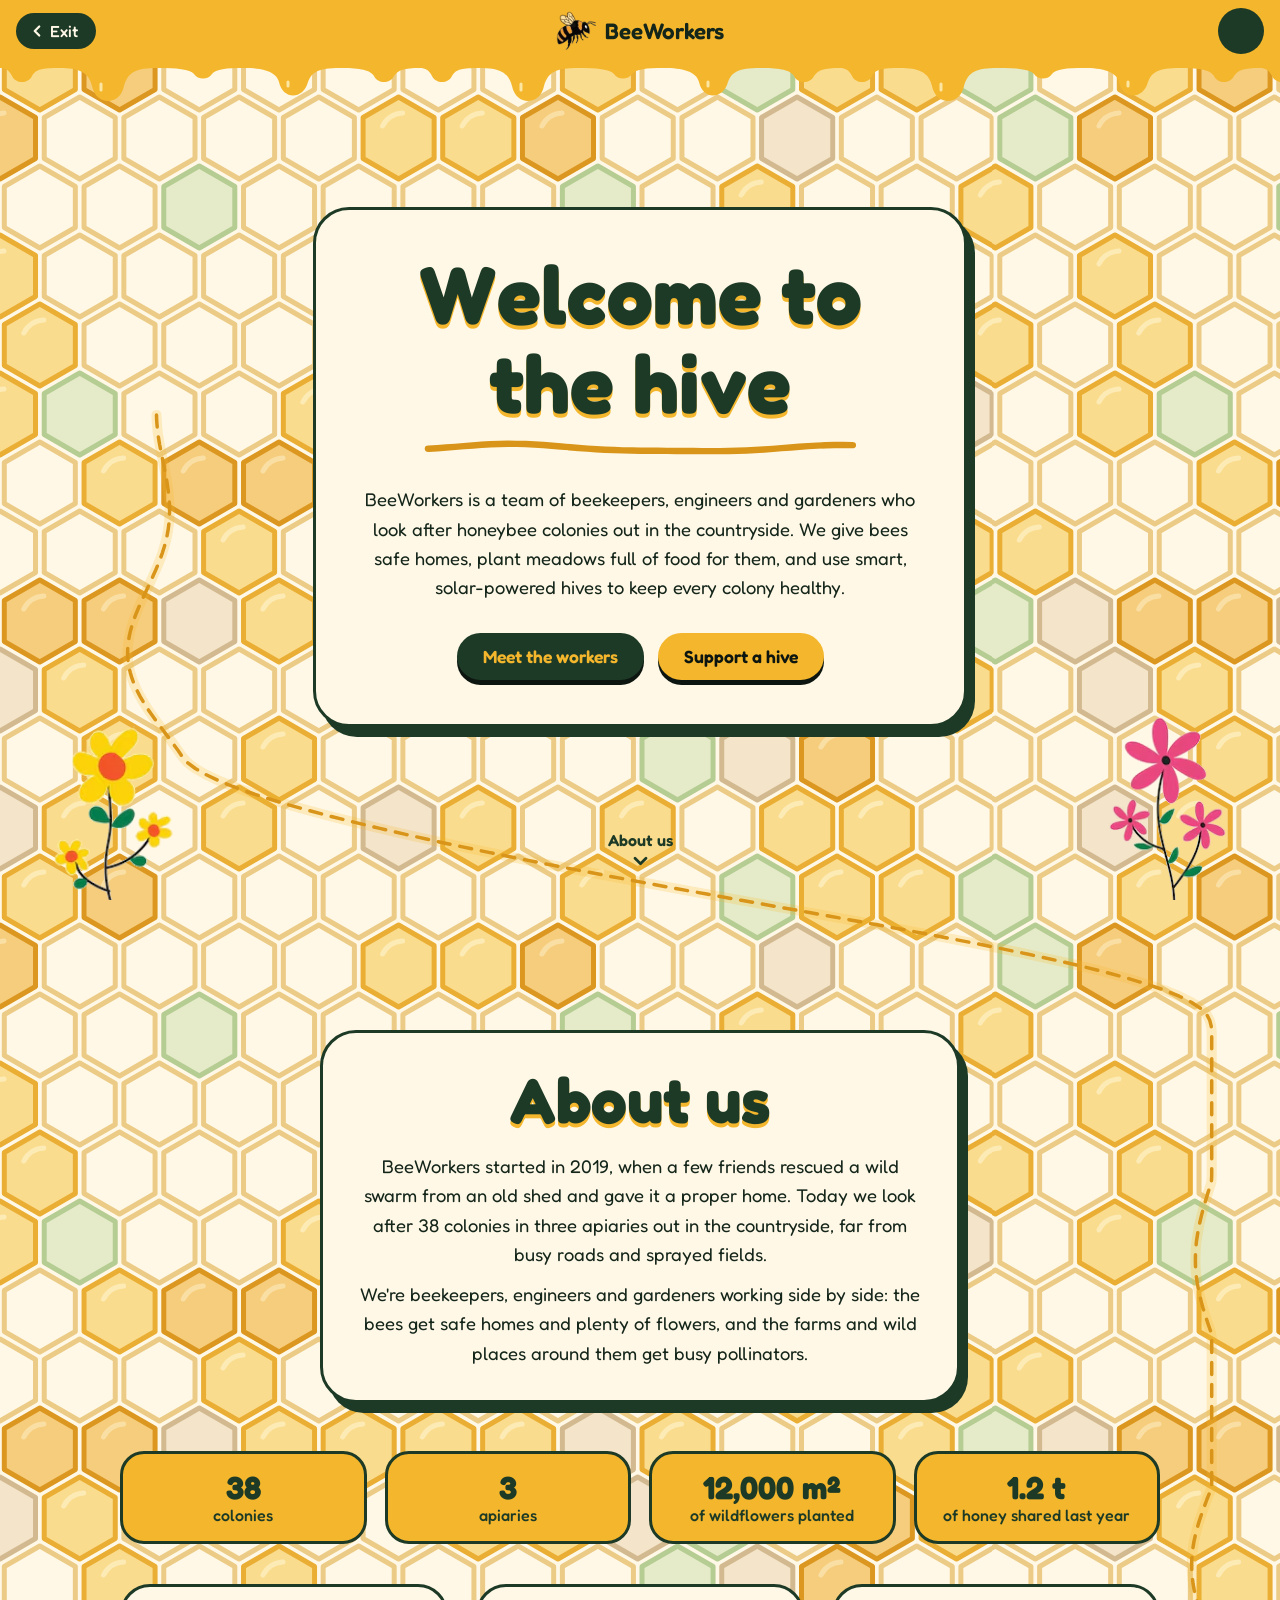
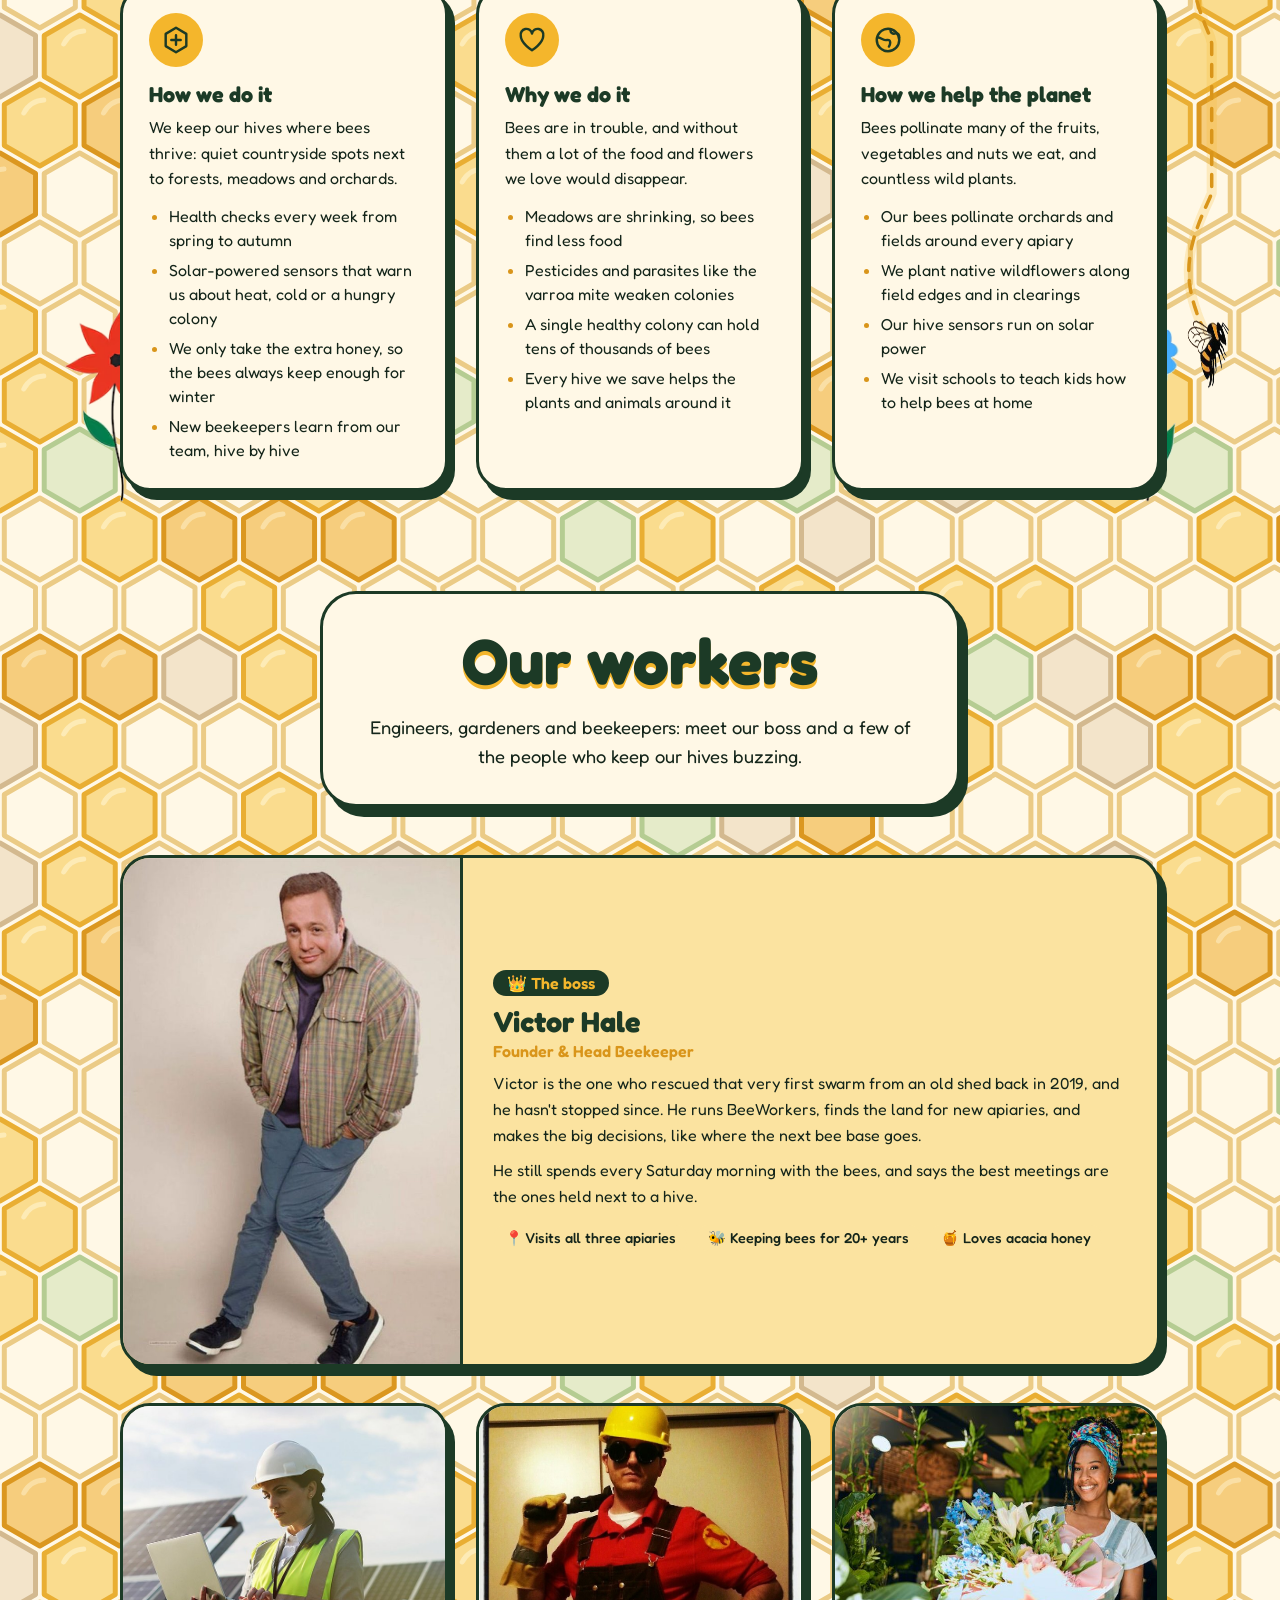
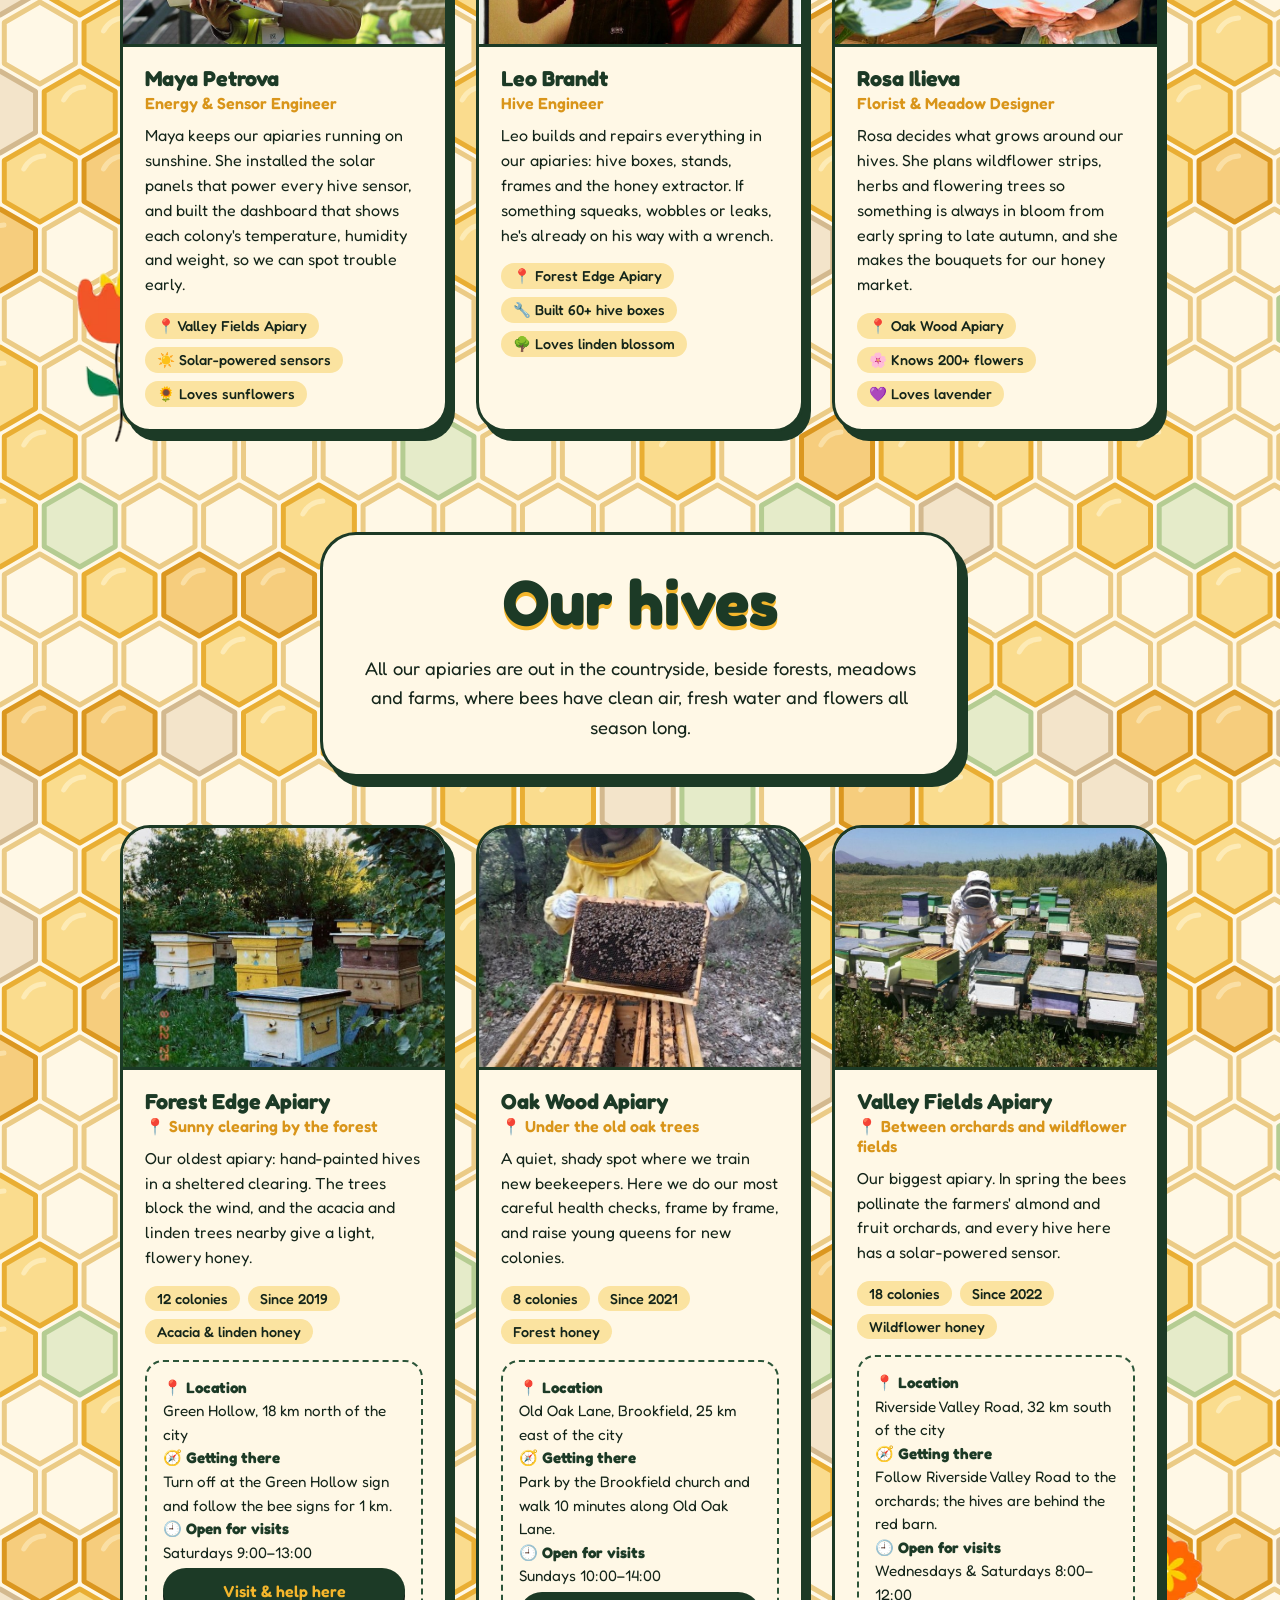
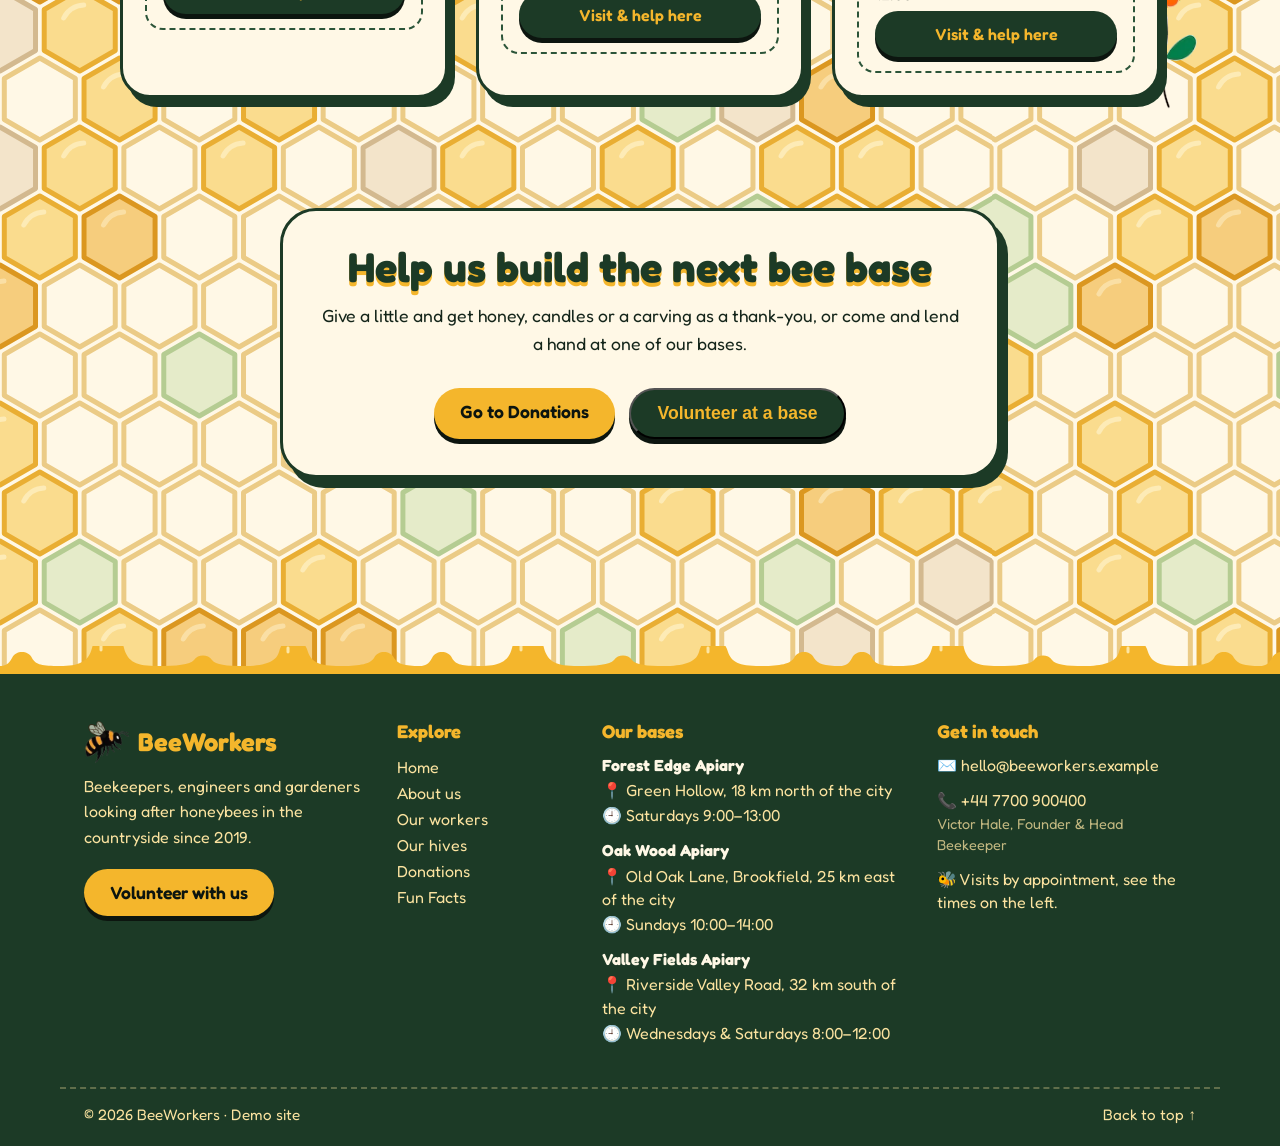
<file: main.html>
<!DOCTYPE html>
<html lang="en">
<head>
  <meta charset="UTF-8">
  <meta name="viewport" content="width=device-width, initial-scale=1.0">
  <title>BeeWorkers - Welcome to the hive</title>
  <link rel="preconnect" href="https://fonts.googleapis.com">
  <link rel="preconnect" href="https://fonts.gstatic.com" crossorigin>
  <link rel="stylesheet" href="https://fonts.googleapis.com/css2?family=Fredoka:wght@400;500;600;700&display=swap">
  <link rel="stylesheet" href="style.css">
  <link rel="stylesheet" href="main.css">
  <script src="bees.js" defer></script>
  <script src="site.js" defer></script>
  <script src="trail.js" defer></script>
</head>
<!-- data-bee-link: clicking a flying bee invites you to that page -->
<body class="main-page" data-bee-link="funfacts.html">
  <!-- Page transition: lifts away when the page opens (see style.css) -->
  <div class="curtain" aria-hidden="true"><img src="images/bees/bee-1.png" alt=""><span>Welcome to the hive</span></div>

  <header class="site-header">
    <!-- On this page Exit logs out and goes back to the login page -->
    <button type="button" class="exit" id="exit-button" data-exit-to="index.html" data-logout>
      <svg viewBox="0 0 24 24" width="18" height="18" aria-hidden="true"><path d="M15 6l-6 6 6 6" fill="none" stroke="currentColor" stroke-width="3" stroke-linecap="round" stroke-linejoin="round"/></svg>
      Exit
    </button>
    <a class="brand" href="#top" data-scroll>
      <img src="images/bees/bee-1.png" alt="">
      <span>BeeWorkers</span>
    </a>

    <button type="button" class="burger" id="burger" aria-expanded="false" aria-controls="site-menu" aria-label="Open menu">
      <span></span><span></span><span></span>
    </button>

    <nav class="menu" id="site-menu" aria-label="Site">
      <a href="#top" data-scroll>Home</a>
      <a href="#about" data-scroll>About us</a>
      <a href="#bosses" data-scroll>Our boss</a>
      <a href="#team" data-scroll>Our workers</a>
      <a href="#hives" data-scroll>Our hives</a>
      <a href="donations.html">Donations</a>
      <a href="funfacts.html">Fun Facts</a>
      <button type="button" class="logout" id="logout">Log out</button>
    </nav>
  </header>

  <main class="journey" id="top">
    <!-- ---------- Hero ---------- -->
    <section class="hero">
      <img class="flower flower-d" src="images/flowers/flower-2.png" alt="">
      <img class="flower flower-e" src="images/flowers/flower-10.png" alt="">

      <div class="hero-content panel" data-bee-avoid data-trail-start>
        <p class="hello" id="hello" hidden></p>
        <h1 id="title" aria-label="Welcome to the hive">
          <span class="line">Welcome to</span>
          <span class="line">the hive</span>
        </h1>
        <svg class="underline" viewBox="0 0 400 24" aria-hidden="true" preserveAspectRatio="none">
          <path d="M6 14C60 2 100 22 160 12S270 4 394 12" pathLength="1"/>
        </svg>

        <!-- Placeholder company text: replace with your own -->
        <p class="intro">
          BeeWorkers is a team of beekeepers, engineers and gardeners who look after
          honeybee colonies out in the countryside. We give bees safe homes, plant
          meadows full of food for them, and use smart, solar-powered hives to keep
          every colony healthy.
        </p>

        <div class="hero-actions">
          <a class="btn" href="#team" data-scroll>Meet the workers</a>
          <a class="btn btn-honey" href="donations.html">Support a hive</a>
        </div>
      </div>

      <a class="scroll-hint" href="#about" data-scroll>
        About us
        <svg viewBox="0 0 24 24" width="22" height="22" aria-hidden="true"><path d="M6 9l6 6 6-6" fill="none" stroke="currentColor" stroke-width="3" stroke-linecap="round" stroke-linejoin="round"/></svg>
      </a>
    </section>

    <!-- ---------- About us: who we are, our workers and our hives, all in one ----------
         All names, numbers and places below are made up: replace them with your own -->
    <section class="about" id="about">
      <!-- Who we are -->
      <div class="about-part">
        <img class="flower flower-f" src="images/flowers/flower-7.png" alt="">
        <img class="flower flower-g" src="images/flowers/flower-14.png" alt="">

        <div class="about-head panel" data-bee-avoid data-trail-cross>
          <h2>About us</h2>
          <p>
            BeeWorkers started in 2019, when a few friends rescued a wild swarm from an old
            shed and gave it a proper home. Today we look after 38 colonies in three
            apiaries out in the countryside, far from busy roads and sprayed fields.
          </p>
          <p>
            We're beekeepers, engineers and gardeners working side by side: the bees get
            safe homes and plenty of flowers, and the farms and wild places around them get
            busy pollinators.
          </p>
        </div>

        <ul class="stats" data-bee-avoid>
          <li><strong>38</strong> colonies</li>
          <li><strong>3</strong> apiaries</li>
          <li><strong>12,000 m²</strong> of wildflowers planted</li>
          <li><strong>1.2 t</strong> of honey shared last year</li>
        </ul>

        <div class="about-grid">
          <article class="about-card" data-bee-avoid>
            <div class="about-icon" aria-hidden="true">
              <svg viewBox="0 0 32 32"><path d="M16 3l11 6.5v13L16 29 5 22.5v-13z" fill="none" stroke="currentColor" stroke-width="2.6" stroke-linejoin="round"/><path d="M11 16h10M16 11v10" stroke="currentColor" stroke-width="2.6" stroke-linecap="round"/></svg>
            </div>
            <h3>How we do it</h3>
            <p>We keep our hives where bees thrive: quiet countryside spots next to forests, meadows and orchards.</p>
            <ul>
              <li>Health checks every week from spring to autumn</li>
              <li>Solar-powered sensors that warn us about heat, cold or a hungry colony</li>
              <li>We only take the extra honey, so the bees always keep enough for winter</li>
              <li>New beekeepers learn from our team, hive by hive</li>
            </ul>
          </article>

          <article class="about-card" data-bee-avoid>
            <div class="about-icon" aria-hidden="true">
              <svg viewBox="0 0 32 32"><path d="M16 27S4 19.5 4 11.5A6 6 0 0 1 16 9a6 6 0 0 1 12 2.5C28 19.5 16 27 16 27z" fill="none" stroke="currentColor" stroke-width="2.6" stroke-linejoin="round"/></svg>
            </div>
            <h3>Why we do it</h3>
            <p>Bees are in trouble, and without them a lot of the food and flowers we love would disappear.</p>
            <ul>
              <li>Meadows are shrinking, so bees find less food</li>
              <li>Pesticides and parasites like the varroa mite weaken colonies</li>
              <li>A single healthy colony can hold tens of thousands of bees</li>
              <li>Every hive we save helps the plants and animals around it</li>
            </ul>
          </article>

          <article class="about-card" data-bee-avoid>
            <div class="about-icon" aria-hidden="true">
              <svg viewBox="0 0 32 32"><circle cx="16" cy="16" r="12" fill="none" stroke="currentColor" stroke-width="2.6"/><path d="M5 13c5 1 6 4 10 3s4 4 2 7M19 5c-1 3 2 5 5 4s4 2 4 4" fill="none" stroke="currentColor" stroke-width="2.6" stroke-linecap="round" stroke-linejoin="round"/></svg>
            </div>
            <h3>How we help the planet</h3>
            <p>Bees pollinate many of the fruits, vegetables and nuts we eat, and countless wild plants.</p>
            <ul>
              <li>Our bees pollinate orchards and fields around every apiary</li>
              <li>We plant native wildflowers along field edges and in clearings</li>
              <li>Our hive sensors run on solar power</li>
              <li>We visit schools to teach kids how to help bees at home</li>
            </ul>
          </article>
        </div>
      </div>

      <!-- Our workers (photos in images/team/) -->
      <div class="about-part" id="team">
        <img class="flower flower-h" src="images/flowers/flower-1.png" alt="">

        <div class="section-head panel" data-bee-avoid>
          <h2>Our workers</h2>
          <p>Engineers, gardeners and beekeepers: meet our boss and a few of the people who keep our hives buzzing.</p>
        </div>

        <!-- The boss (photo: images/team/boss.jpg). Made-up name and details: replace with your own -->
        <article class="boss-card" id="bosses" data-bee-avoid>
          <img src="images/team/boss.jpg" alt="Victor, smiling, in a checked shirt and jeans">
          <div class="card-text">
            <p class="boss-tag">👑 The boss</p>
            <h3>Victor Hale</h3>
            <p class="role">Founder &amp; Head Beekeeper</p>
            <p>
              Victor is the one who rescued that very first swarm from an old shed back in
              2019, and he hasn't stopped since. He runs BeeWorkers, finds the land for new
              apiaries, and makes the big decisions, like where the next bee base goes.
            </p>
            <p>
              He still spends every Saturday morning with the bees, and says the best
              meetings are the ones held next to a hive.
            </p>
            <ul class="facts">
              <li>📍 Visits all three apiaries</li>
              <li>🐝 Keeping bees for 20+ years</li>
              <li>🍯 Loves acacia honey</li>
            </ul>
          </div>
        </article>

        <div class="card-grid">
          <article class="person-card" data-bee-avoid>
            <img src="images/team/maya.jpg" alt="Maya in a white hard hat and safety vest, working on a laptop next to solar panels" style="object-position: 62% 30%">
            <div class="card-text">
              <h3>Maya Petrova</h3>
              <p class="role">Energy &amp; Sensor Engineer</p>
              <p>
                Maya keeps our apiaries running on sunshine. She installed the solar panels
                that power every hive sensor, and built the dashboard that shows each
                colony's temperature, humidity and weight, so we can spot trouble early.
              </p>
              <ul class="facts">
                <li>📍 Valley Fields Apiary</li>
                <li>☀️ Solar-powered sensors</li>
                <li>🌻 Loves sunflowers</li>
              </ul>
            </div>
          </article>

          <article class="person-card" data-bee-avoid>
            <img src="images/team/leo.jpg" alt="Leo in a yellow hard hat, goggles and overalls, holding a wrench" style="object-position: 50% 25%">
            <div class="card-text">
              <h3>Leo Brandt</h3>
              <p class="role">Hive Engineer</p>
              <p>
                Leo builds and repairs everything in our apiaries: hive boxes, stands,
                frames and the honey extractor. If something squeaks, wobbles or leaks,
                he's already on his way with a wrench.
              </p>
              <ul class="facts">
                <li>📍 Forest Edge Apiary</li>
                <li>🔧 Built 60+ hive boxes</li>
                <li>🌳 Loves linden blossom</li>
              </ul>
            </div>
          </article>

          <article class="person-card" data-bee-avoid>
            <img src="images/team/rosa.jpg" alt="Rosa smiling in a flower shop, holding a big bouquet" style="object-position: 60% 30%">
            <div class="card-text">
              <h3>Rosa Ilieva</h3>
              <p class="role">Florist &amp; Meadow Designer</p>
              <p>
                Rosa decides what grows around our hives. She plans wildflower strips, herbs
                and flowering trees so something is always in bloom from early spring to
                late autumn, and she makes the bouquets for our honey market.
              </p>
              <ul class="facts">
                <li>📍 Oak Wood Apiary</li>
                <li>🌸 Knows 200+ flowers</li>
                <li>💜 Loves lavender</li>
              </ul>
            </div>
          </article>
        </div>
      </div>

      <!-- Our hives (photos in images/hives/). The trail bee lands in this part. -->
      <div class="about-part" id="hives" data-trail-end data-trail-say="These are our hives!">
        <img class="flower flower-i" src="images/flowers/flower-15.png" alt="">

        <div class="section-head panel" data-bee-avoid>
          <h2>Our hives</h2>
          <p>
            All our apiaries are out in the countryside, beside forests, meadows and farms,
            where bees have clean air, fresh water and flowers all season long.
          </p>
        </div>

        <div class="card-grid" data-trail-band>
          <article class="hive-card" data-bee-avoid>
            <img src="images/hives/forest-edge.jpg" alt="Colourful wooden beehives standing in tall grass in front of trees" style="object-position: 50% 60%">
            <div class="card-text">
              <h3>Forest Edge Apiary</h3>
              <p class="role">📍 Sunny clearing by the forest</p>
              <p>
                Our oldest apiary: hand-painted hives in a sheltered clearing. The trees
                block the wind, and the acacia and linden trees nearby give a light,
                flowery honey.
              </p>
              <ul class="facts">
                <li>12 colonies</li>
                <li>Since 2019</li>
                <li>Acacia &amp; linden honey</li>
              </ul>
              <div class="hive-location" data-base-info="forest"></div>
            </div>
          </article>

          <article class="hive-card" data-bee-avoid>
            <img src="images/hives/oak-wood.jpg" alt="A beekeeper in a yellow suit lifting a frame covered in bees out of a yellow hive" style="object-position: 50% 40%">
            <div class="card-text">
              <h3>Oak Wood Apiary</h3>
              <p class="role">📍 Under the old oak trees</p>
              <p>
                A quiet, shady spot where we train new beekeepers. Here we do our most
                careful health checks, frame by frame, and raise young queens for new
                colonies.
              </p>
              <ul class="facts">
                <li>8 colonies</li>
                <li>Since 2021</li>
                <li>Forest honey</li>
              </ul>
              <div class="hive-location" data-base-info="oak"></div>
            </div>
          </article>

          <article class="hive-card" data-bee-avoid>
            <img src="images/hives/valley-fields.jpg" alt="A beekeeper in a white suit among rows of green, white and purple hives in a sunny valley" style="object-position: 50% 55%">
            <div class="card-text">
              <h3>Valley Fields Apiary</h3>
              <p class="role">📍 Between orchards and wildflower fields</p>
              <p>
                Our biggest apiary. In spring the bees pollinate the farmers' almond and
                fruit orchards, and every hive here has a solar-powered sensor.
              </p>
              <ul class="facts">
                <li>18 colonies</li>
                <li>Since 2022</li>
                <li>Wildflower honey</li>
              </ul>
              <div class="hive-location" data-base-info="valley"></div>
            </div>
          </article>
        </div>
      </div>

      <div class="cta panel" data-bee-avoid>
        <h2>Help us build the next bee base</h2>
        <p>Give a little and get honey, candles or a carving as a thank-you, or come and lend a hand at one of our bases.</p>
        <div class="hero-actions">
          <a class="btn btn-honey" href="donations.html">Go to Donations</a>
          <button type="button" class="btn" data-participate>Volunteer at a base</button>
        </div>
      </div>
    </section>
  </main>

  <!-- Filled in by site.js (edit the bases and contacts there) -->
  <footer class="site-footer" id="site-footer"></footer>

  <!-- The flying bees are added here by bees.js -->
  <div id="bee-layer" aria-hidden="true"></div>
</body>
</html>
</file>
<file: style.css>
:root {
  --honey: #f4b62c;
  --honey-deep: #d9951a;
  --honey-pale: #fbe3a0;
  --cream: #fff8e6;
  --brown: #c9a77c;
  --brown-pale: #e8d3b3;
  --ink: #14251a;
  --forest: #1c3a26;
  --forest-light: #2c5539;
  --night: #0c150f;
  --sage: #a9c48a;
  --sage-deep: #5f8a45;
  --header-height: 64px;
  --font: "Fredoka", ui-rounded, "Arial Rounded MT Bold", "Trebuchet MS", sans-serif;
}

* {
  box-sizing: border-box;
}

body {
  margin: 0;
  min-height: 100vh;
  display: flex;
  flex-direction: column;
  font-family: var(--font);
  color: var(--ink);
  background: var(--cream) url("images/honeycomb.svg");
}

/* ---------- Header ---------- */
.site-header {
  position: relative;
  z-index: 3;
  flex: none;
  height: var(--header-height);
  display: flex;
  align-items: center;
  justify-content: center;
  padding-inline: 16px;
  background: var(--honey);
  border-bottom: 3px solid var(--forest);
}

/* honey dripping off the bottom of the header */
.site-header::after {
  content: "";
  position: absolute;
  top: 100%;
  left: 0;
  right: 0;
  height: 44px;
  margin-top: -1px;
  background: url("images/honey-drip.svg") repeat-x;
  pointer-events: none;
}

.brand {
  display: flex;
  align-items: center;
  gap: 8px;
  font-size: 1.4rem;
  font-weight: 600;
}

.brand img {
  height: 40px;
  width: auto;
}

.exit {
  position: absolute;
  left: 16px;
  display: flex;
  align-items: center;
  gap: 4px;
  padding: 8px 18px 8px 12px;
  border: none;
  border-radius: 999px;
  background: var(--forest);
  color: var(--cream);
  font: 500 1rem var(--font);
  cursor: pointer;
  transition: background 0.2s, color 0.2s;
}

.exit:hover {
  background: var(--night);
  color: var(--honey);
  animation: exit-pop 0.45s cubic-bezier(0.34, 1.56, 0.64, 1) forwards;
}

.exit:active {
  animation: none;
  transform: scale(0.95);
}

@keyframes exit-pop {
  0% {
    transform: scale(1);
  }
  55% {
    transform: scale(1.16);
  }
  100% {
    transform: scale(1.09);
  }
}

/* ---------- Two halves ---------- */
.split {
  flex: 1;
  display: flex;
}

.left,
.right {
  position: relative;
  width: 50%;
  display: flex;
  align-items: center;
  justify-content: center;
  padding: 56px 24px 32px;
  overflow: hidden;
}

/* The card is pinned by its top edge, so switching to the taller Register
   form only grows it downwards and the tabs stay exactly where they are */
.right {
  align-items: flex-start;
  padding-top: clamp(56px, 11vh, 120px);
}

/* ---------- "The Bee's Workplace" ---------- */
.logo-text {
  position: relative;
  z-index: 2;
  text-align: center;
}

h1 {
  margin: 0;
  font-size: clamp(2.8rem, 6.4vw, 6rem);
  font-weight: 700;
  line-height: 1.08;
  color: var(--forest);
  text-shadow: 0 4px 0 var(--honey);
}

.line {
  display: block;
  white-space: pre;
}

.letter {
  display: inline-block;
  /* Fly in, then keep gently rocking in place, rippling letter by letter */
  animation:
    letter-in 1.2s cubic-bezier(0.22, 1, 0.36, 1) both,
    letter-float 4.2s ease-in-out infinite;
  animation-delay:
    calc(var(--i) * 70ms + 300ms),
    calc(var(--i) * 70ms + 1500ms);
}

@keyframes letter-float {
  0%, 100% {
    transform: translateY(0) rotate(0deg);
  }
  25% {
    transform: translateY(-0.07em) rotate(-4deg);
  }
  75% {
    transform: translateY(0.03em) rotate(3deg);
  }
}

@keyframes letter-in {
  from {
    opacity: 0;
    color: var(--honey);
    filter: blur(8px);
    transform: translateY(0.55em) rotate(-10deg) scale(0.7);
  }
}

.underline {
  display: block;
  width: 78%;
  height: 22px;
  margin: 10px auto 0;
  overflow: visible;
}

.underline path {
  fill: none;
  stroke: var(--honey-deep);
  stroke-width: 7;
  stroke-linecap: round;
  stroke-dasharray: 1;
  animation: draw-line 1.1s ease-in-out 1.7s both;
}

@keyframes draw-line {
  from {
    stroke-dashoffset: 1;
  }
  to {
    stroke-dashoffset: 0;
  }
}

/* ---------- Flowers ---------- */
.flower {
  position: absolute;
  bottom: -14px;
  transform-origin: 50% 100%;
  pointer-events: none;
  animation: sway 5s ease-in-out infinite alternate;
}

.flower-a {
  left: 5%;
  height: 210px;
}

.flower-b {
  left: 18%;
  height: 160px;
  animation-delay: -2s;
}

.flower-c {
  right: 5%;
  height: 170px;
  animation-delay: -3.5s;
}

@keyframes sway {
  from {
    transform: rotate(-4deg);
  }
  to {
    transform: rotate(5deg);
  }
}

/* ---------- Login / Register card ---------- */
.auth {
  position: relative;
  z-index: 2;
  width: min(360px, 100%);
  padding: 28px;
  border: 3px solid var(--forest);
  border-radius: 36px;
  background: var(--cream);
  box-shadow: 8px 10px 0 var(--forest);
  animation: card-in 0.9s cubic-bezier(0.22, 1, 0.36, 1) 0.5s both;
}

@keyframes card-in {
  from {
    opacity: 0;
    transform: translateY(24px) scale(0.96);
  }
}

/* Radios stay focusable so the tabs work from the keyboard */
.auth > input[type="radio"] {
  position: absolute;
  opacity: 0;
  pointer-events: none;
}

.tabs {
  position: relative;
  display: flex;
  margin-bottom: 22px;
  padding: 5px;
  border-radius: 999px;
  background: var(--forest);
}

/* The honey pill slides between the two tabs */
.tabs::before {
  content: "";
  position: absolute;
  top: 5px;
  bottom: 5px;
  left: 5px;
  width: calc(50% - 5px);
  border-radius: 999px;
  background: var(--honey);
  transition: transform 0.45s cubic-bezier(0.65, 0, 0.35, 1);
}

#tab-register:checked ~ .tabs::before {
  transform: translateX(100%);
}

.tabs label {
  position: relative;
  flex: 1;
  padding: 9px;
  border-radius: 999px;
  color: var(--cream);
  font-weight: 600;
  text-align: center;
  cursor: pointer;
  transition: color 0.35s;
}

#tab-login:checked ~ .tabs label[for="tab-login"],
#tab-register:checked ~ .tabs label[for="tab-register"] {
  color: var(--night);
}

#tab-login:focus-visible ~ .tabs label[for="tab-login"],
#tab-register:focus-visible ~ .tabs label[for="tab-register"] {
  outline: 3px solid var(--honey-deep);
  outline-offset: 2px;
}

/* Room around the forms so focus rings and button shadows aren't clipped
   while login.js animates the box's height */
.forms {
  margin: -6px -6px -12px;
  padding: 6px 6px 12px;
}

/* login.js moves "active" between the forms and animates the switch */
.forms > form {
  display: none;
}

.forms > form.active {
  display: block;
}

.form-message {
  min-height: 1.3em;
  margin: -4px 0 6px 14px;
  font-size: 0.92rem;
  font-weight: 500;
  color: #b3261e;
}

.form-message[data-kind="ok"] {
  color: var(--forest-light);
}

/* TEMPORARY demo login */
.demo {
  display: flex;
  align-items: center;
  justify-content: center;
  gap: 8px;
  width: 100%;
  margin-top: 18px;
  padding: 9px 12px;
  border: 2px dashed var(--forest-light);
  border-radius: 999px;
  background: none;
  color: var(--forest);
  font: 500 0.95rem var(--font);
  cursor: pointer;
  transition: background 0.2s;
}

.demo:hover {
  background: var(--honey-pale);
}

.demo span {
  padding: 1px 8px;
  border-radius: 999px;
  background: var(--forest);
  color: var(--honey);
  font-size: 0.75rem;
}

/* Logged in: the card flies off before the main page opens */
.auth.leaving {
  animation: card-out 0.7s cubic-bezier(0.55, 0, 0.75, 0.2) 0.2s forwards;
}

@keyframes card-out {
  to {
    opacity: 0;
    transform: translateY(-30px) scale(0.92);
  }
}

form label {
  display: block;
  margin: 0 0 4px 14px;
  font-weight: 500;
}

form input {
  display: block;
  width: 100%;
  padding: 11px 18px;
  margin-bottom: 14px;
  border: 2px solid var(--forest-light);
  border-radius: 999px;
  background: #fffdf6;
  color: var(--ink);
  font: 400 1rem var(--font);
  outline: none;
  transition: border-color 0.2s, box-shadow 0.2s;
}

form input:focus {
  border-color: var(--night);
  box-shadow: 0 0 0 4px rgba(244, 182, 44, 0.55);
}

/* ---------- Password flower: a bud that blooms to show the password ---------- */
.password-field {
  position: relative;
  margin-bottom: 14px;
}

.password-field input {
  margin-bottom: 0;
  padding-right: 52px;
}

.peek {
  position: absolute;
  top: 50%;
  right: 8px;
  width: 36px;
  height: 36px;
  margin-top: -18px;
  padding: 0;
  border: none;
  border-radius: 50%;
  background: none;
  cursor: pointer;
  /* Hidden until the field is in use */
  opacity: 0;
  transform: scale(0.3);
  pointer-events: none;
  transition: opacity 0.25s, transform 0.4s cubic-bezier(0.34, 1.56, 0.64, 1);
}

.password-field:focus-within .peek,
.password-field.has-text .peek {
  opacity: 1;
  transform: scale(1);
  pointer-events: auto;
}

.peek svg {
  display: block;
  width: 100%;
  height: 100%;
  overflow: visible;
}

.peek svg * {
  transform-box: view-box;
  transform-origin: 16px 16px;
}

.peek .petal {
  fill: #ec5f9f;
  stroke: var(--forest);
  stroke-width: 1.2;
  /* Bud: petals folded together, pointing up */
  transform: rotate(var(--bud)) scale(0.55);
  transition: transform 0.55s cubic-bezier(0.34, 1.4, 0.64, 1);
  transition-delay: calc(var(--n) * 30ms);
}

.peek .middle {
  fill: var(--honey);
  stroke: var(--forest);
  stroke-width: 1.2;
  transform: scale(0);
  transition: transform 0.35s cubic-bezier(0.34, 1.56, 0.64, 1);
}

.peek .sepal,
.peek .stem {
  transition: opacity 0.3s, transform 0.4s;
}

.peek .sepal {
  fill: var(--sage-deep);
  stroke: var(--forest);
  stroke-width: 1.2;
}

.peek .stem {
  fill: none;
  stroke: var(--forest);
  stroke-width: 2;
  stroke-linecap: round;
}

/* In bloom: petals open all the way round, centre pops in */
.peek[aria-pressed="true"] .petal {
  transform: rotate(var(--open)) scale(1);
}

.peek[aria-pressed="true"] .middle {
  transform: scale(1);
  transition-delay: 0.2s;
}

.peek[aria-pressed="true"] .sepal,
.peek[aria-pressed="true"] .stem {
  opacity: 0;
  transform: scale(0.6);
}

.peek:hover svg {
  animation: bud-wiggle 0.6s ease-in-out;
}

@keyframes bud-wiggle {
  25% {
    transform: rotate(-10deg);
  }
  75% {
    transform: rotate(8deg);
  }
}

form > button {
  width: 100%;
  margin-top: 8px;
  padding: 12px;
  border: none;
  border-radius: 999px;
  background: var(--forest);
  box-shadow: 0 5px 0 var(--night);
  color: var(--honey);
  font: 600 1.1rem var(--font);
  cursor: pointer;
  transition: transform 0.15s, box-shadow 0.15s, background 0.15s;
}

form > button:hover {
  background: var(--forest-light);
  transform: translateY(-2px);
  box-shadow: 0 7px 0 var(--night);
}

form > button:active {
  transform: translateY(4px);
  box-shadow: 0 1px 0 var(--night);
}

button:focus-visible {
  outline: 3px solid var(--honey-deep);
  outline-offset: 3px;
}

/* ---------- Bees ----------
   The layer sits under the card and the header (z-index 1 vs 2 and 3),
   so a bee can never be drawn on top of a button or a field. */
#bee-layer {
  position: fixed;
  inset: 0;
  z-index: 1;
  overflow: hidden;
  pointer-events: none;
}

.bee {
  position: absolute;
  top: 0;
  left: 0;
  will-change: transform;
}

.bee-sprite {
  position: relative;
  width: 100%;
  height: 100%;
  cursor: pointer;
  pointer-events: auto;
  will-change: transform;
}

.bee-sprite img {
  position: absolute;
  inset: 0;
  width: 100%;
  height: 100%;
  user-select: none;
  -webkit-user-drag: none;
}

/* Wings pivot on their root. Speed comes from --flap, set per bee. */
.wing {
  will-change: transform;
  animation: var(--flap) linear infinite;
}

.wing-side {
  animation-name: flap-side;
}

.wing-top-left {
  animation-name: flap-top-left;
}

.wing-top-right {
  animation-name: flap-top-right;
}

/* A faint copy half a beat behind reads as motion blur */
.wing-ghost {
  opacity: 0.4;
  animation-delay: calc(var(--flap) / -2);
}

@keyframes flap-side {
  0%, 100% {
    transform: rotate(-24deg) scale(1, 1);
  }
  50% {
    transform: rotate(26deg) scale(1, 0.72);
  }
}

@keyframes flap-top-left {
  0%, 100% {
    transform: rotate(16deg) scaleX(1);
  }
  50% {
    transform: rotate(-22deg) scaleX(0.62);
  }
}

@keyframes flap-top-right {
  0%, 100% {
    transform: rotate(-16deg) scaleX(1);
  }
  50% {
    transform: rotate(22deg) scaleX(0.62);
  }
}

.bee-bubble {
  position: absolute;
  top: 0;
  left: 0;
  padding: 5px 12px;
  border: 2px solid var(--forest);
  border-radius: 999px;
  background: var(--cream);
  font-size: 0.95rem;
  font-weight: 500;
  white-space: nowrap;
  opacity: 0;
  transition: opacity 0.3s;
}

.bee-bubble.show {
  opacity: 1;
}

/* ---------- Small screens: stack the halves ---------- */
@media (max-width: 800px) {
  .split {
    flex-direction: column;
  }

  .left,
  .right {
    width: 100%;
  }

  .left {
    padding-block: 72px 48px;
  }

  .right {
    flex: 1;
  }

  .flower {
    display: none;
  }
}

/* ---------- Respect "reduce motion" ---------- */
@media (prefers-reduced-motion: reduce) {
  .letter,
  .underline path,
  .exit:hover,
  .auth,
  .flower,
  .wing,
  .peek:hover svg {
    animation: none;
  }

  .tabs::before,
  .peek,
  .peek svg * {
    transition: none;
  }

  .wing-ghost {
    display: none;
  }
}

/* ---------- Page transition curtain ----------
   Covers the page when it opens, then lifts away (with a honey drip on its edge).
   bees.js adds .closing to drop it again before going to another page. */
.curtain {
  position: fixed;
  inset: 0;
  z-index: 1000;
  display: flex;
  flex-direction: column;
  align-items: center;
  justify-content: center;
  gap: 10px;
  background: var(--honey);
  pointer-events: none;
  animation: curtain-lift 0.6s cubic-bezier(0.7, 0, 0.3, 1) 0.12s both;
}

.curtain::before {
  content: "";
  position: absolute;
  inset: 0;
  background: url("images/honeycomb.svg");
  opacity: 0.3;
}

.curtain::after {
  content: "";
  position: absolute;
  top: 100%;
  left: 0;
  right: 0;
  height: 44px;
  margin-top: -1px;
  background: url("images/honey-drip.svg") repeat-x;
}

.curtain img {
  position: relative;
  width: 96px;
  animation: curtain-bee 0.5s ease-in-out infinite alternate;
}

.curtain span {
  position: relative;
  padding: 6px 28px 10px;
  border: 3px solid var(--forest);
  border-radius: 999px;
  background: var(--cream);
  box-shadow: 6px 7px 0 var(--forest);
  color: var(--forest);
  font: 700 clamp(1.8rem, 4.5vw, 3rem) var(--font);
}

.curtain.closing {
  pointer-events: auto;
  animation: curtain-drop 0.42s cubic-bezier(0.6, 0, 0.4, 1) forwards;
}

@keyframes curtain-lift {
  from {
    transform: none;
  }
  to {
    transform: translateY(calc(-100% - 50px));
  }
}

@keyframes curtain-drop {
  from {
    transform: translateY(calc(-100% - 50px));
  }
  to {
    transform: none;
  }
}

@keyframes curtain-bee {
  from {
    transform: translateY(-6px) rotate(-6deg);
  }
  to {
    transform: translateY(6px) rotate(6deg);
  }
}

@media (prefers-reduced-motion: reduce) {
  .curtain {
    display: none;
  }
}

/* ---------- "Fun Facts" pop-out from a clicked bee (bees.js) ---------- */
.facts-pop {
  position: fixed;
  top: 0;
  left: 0;
  z-index: 60;
  display: flex;
  align-items: center;
  gap: 4px;
  overflow: hidden;
  padding: 6px 6px 10px 8px;
  border: 3px solid var(--forest);
  border-radius: 22px;
  background: var(--honey);
  box-shadow: 5px 6px 0 var(--forest);
  opacity: 0;
  pointer-events: none;
  transform: scale(0.5) rotate(-6deg);
  transition: opacity 0.2s, transform 0.4s cubic-bezier(0.34, 1.56, 0.64, 1);
}

.facts-pop.show {
  opacity: 1;
  pointer-events: auto;
  transform: none;
}

.facts-pop a {
  display: flex;
  align-items: center;
  gap: 8px;
  padding: 6px 12px;
  border-radius: 16px;
  color: var(--night);
  font-size: 1.25rem;
  font-weight: 700;
  text-decoration: none;
}

.facts-pop a:hover {
  background: var(--honey-pale);
}

.facts-pop.show svg {
  animation: arrow-nudge 0.7s ease-in-out infinite alternate;
}

@keyframes arrow-nudge {
  to {
    transform: translateX(5px);
  }
}

.facts-pop button {
  width: 30px;
  height: 30px;
  padding: 0;
  border: 2px solid var(--forest);
  border-radius: 50%;
  background: var(--cream);
  color: var(--forest);
  font: 700 1.1rem/1 var(--font);
  cursor: pointer;
}

/* Runs down until the bee takes you there */
.facts-timer {
  position: absolute;
  left: 0;
  bottom: 0;
  height: 5px;
  width: 100%;
  background: var(--forest);
  transform-origin: left;
}

.facts-pop.show .facts-timer {
  animation: facts-countdown 4s linear forwards;
}

@keyframes facts-countdown {
  to {
    transform: scaleX(0);
  }
}

@media (prefers-reduced-motion: reduce) {
  .facts-pop {
    transition: none;
  }

  .facts-pop.show svg {
    animation: none;
  }

  .facts-pop.show .facts-timer {
    animation-duration: 6s;
  }
}
</file>
<file: main.css>
/* Pages after login (main, donations). Shared pieces (colours, header, title,
   bees, flowers, page curtain) are in style.css. */

/* ---------- Header: stays on top while scrolling ---------- */
.main-page .site-header {
  position: sticky;
  top: 0;
}

a.brand {
  color: inherit;
  text-decoration: none;
}

/* ---------- Burger ---------- */
.burger {
  position: absolute;
  right: 16px;
  display: flex;
  flex-direction: column;
  justify-content: center;
  gap: 5px;
  width: 46px;
  height: 46px;
  padding: 0 12px;
  border: none;
  border-radius: 50%;
  background: var(--forest);
  cursor: pointer;
  transition: background 0.2s;
}

.burger:hover {
  background: var(--night);
  animation: exit-pop 0.45s cubic-bezier(0.34, 1.56, 0.64, 1) forwards;
}

.burger span {
  display: block;
  height: 3px;
  border-radius: 3px;
  background: var(--honey);
  transition: transform 0.35s cubic-bezier(0.65, 0, 0.35, 1), opacity 0.2s;
}

/* The three lines fold into an X */
.burger[aria-expanded="true"] span:nth-child(1) {
  transform: translateY(8px) rotate(45deg);
}

.burger[aria-expanded="true"] span:nth-child(2) {
  opacity: 0;
}

.burger[aria-expanded="true"] span:nth-child(3) {
  transform: translateY(-8px) rotate(-45deg);
}

.menu {
  position: absolute;
  top: calc(100% + 12px);
  right: 16px;
  display: flex;
  flex-direction: column;
  gap: 4px;
  width: 230px;
  padding: 12px;
  border: 3px solid var(--forest);
  border-radius: 28px;
  background: var(--cream);
  box-shadow: 6px 8px 0 var(--forest);
  transform-origin: top right;
  /* closed */
  visibility: hidden;
  opacity: 0;
  transform: translateY(-10px) scale(0.9);
  transition: opacity 0.25s, transform 0.35s cubic-bezier(0.34, 1.4, 0.64, 1), visibility 0s 0.35s;
}

.menu.open {
  visibility: visible;
  opacity: 1;
  transform: none;
  transition: opacity 0.25s, transform 0.35s cubic-bezier(0.34, 1.4, 0.64, 1);
}

.menu a,
.menu .logout {
  display: flex;
  align-items: center;
  justify-content: space-between;
  padding: 10px 16px;
  border: none;
  border-radius: 999px;
  background: none;
  color: var(--ink);
  font: 500 1.05rem var(--font);
  text-align: left;
  text-decoration: none;
  cursor: pointer;
  transition: background 0.2s, transform 0.2s;
}

.menu a:hover,
.menu .logout:hover {
  background: var(--honey);
  transform: translateX(4px);
}

/* The page you're on */
.menu a[aria-current="page"] {
  background: var(--honey-pale);
}

.menu small {
  padding: 1px 8px;
  border-radius: 999px;
  background: var(--forest);
  color: var(--honey);
  font-size: 0.72rem;
}

.menu .logout {
  margin-top: 6px;
  border-top: 2px dashed var(--brown-pale);
  border-radius: 0 0 999px 999px;
  color: #b3261e;
}

/* Items drop in one after another when the menu opens */
.menu.open > * {
  animation: menu-item 0.4s cubic-bezier(0.22, 1, 0.36, 1) both;
}

.menu.open > :nth-child(2) { animation-delay: 0.04s; }
.menu.open > :nth-child(3) { animation-delay: 0.08s; }
.menu.open > :nth-child(4) { animation-delay: 0.12s; }
.menu.open > :nth-child(5) { animation-delay: 0.16s; }
.menu.open > :nth-child(6) { animation-delay: 0.2s; }

@keyframes menu-item {
  from {
    opacity: 0;
    transform: translateX(14px);
  }
}

/* ---------- The scrolling page ---------- */
.journey {
  position: relative;
  flex: 1;
}

.hero,
.about {
  position: relative;
  overflow: hidden;
}

.hero {
  min-height: calc(100vh - var(--header-height));
  display: flex;
  flex-direction: column;
  align-items: center;
  justify-content: center;
  padding: 80px 24px 110px;
}

/* A solid block behind text so it doesn't get lost in the honeycomb */
.panel {
  border: 3px solid var(--forest);
  border-radius: 36px;
  background: var(--cream);
  box-shadow: 8px 10px 0 var(--forest);
}

.hero-content {
  position: relative;
  z-index: 2;
  max-width: 760px;
  padding: 40px 44px 44px;
  text-align: center;
}

.hello {
  margin: 0 0 8px;
  font-size: 1.2rem;
  font-weight: 600;
  color: var(--forest-light);
}

.intro {
  max-width: 560px;
  margin: 26px auto 0;
  font-size: 1.15rem;
  line-height: 1.6;
}

.hero-actions {
  display: flex;
  flex-wrap: wrap;
  justify-content: center;
  gap: 14px;
  margin-top: 30px;
}

.btn {
  display: inline-block;
  padding: 13px 26px;
  border-radius: 999px;
  background: var(--forest);
  box-shadow: 0 5px 0 var(--night);
  color: var(--honey);
  font-size: 1.1rem;
  font-weight: 600;
  text-decoration: none;
  transition: transform 0.15s, box-shadow 0.15s, background 0.15s;
}

.btn:hover {
  background: var(--forest-light);
  transform: translateY(-2px);
  box-shadow: 0 7px 0 var(--night);
}

.btn:active {
  transform: translateY(4px);
  box-shadow: 0 1px 0 var(--night);
}

.btn-honey {
  background: var(--honey);
  color: var(--night);
}

.btn-honey:hover {
  background: #f8c548;
}

a:focus-visible {
  outline: 3px solid var(--honey-deep);
  outline-offset: 3px;
}

.scroll-hint {
  position: absolute;
  bottom: 28px;
  left: 50%;
  z-index: 2;
  display: flex;
  flex-direction: column;
  align-items: center;
  color: var(--forest);
  font-weight: 600;
  text-decoration: none;
  transform: translateX(-50%);
  animation: hint-bob 1.8s ease-in-out infinite;
}

@keyframes hint-bob {
  50% {
    transform: translate(-50%, 6px);
  }
}

/* ---------- About us ---------- */
.about {
  padding: 130px 24px 150px;
}

/* About us, Our workers and Our hives flow on as one section */
.about-part {
  position: relative;
}

.about-part + .about-part {
  margin-top: 100px;
}

.about-head p + p {
  margin-top: 10px;
}

.stats {
  position: relative;
  z-index: 2;
  display: grid;
  grid-template-columns: repeat(auto-fit, minmax(200px, 1fr));
  gap: 18px;
  max-width: 1040px;
  margin: 0 auto 40px;
  padding: 0;
  list-style: none;
}

.stats li {
  padding: 16px 18px;
  border: 3px solid var(--forest);
  border-radius: 24px;
  background: var(--honey);
  color: var(--forest);
  font-weight: 500;
  text-align: center;
}

.stats strong {
  display: block;
  font-size: 2rem;
  line-height: 1.1;
}

.about-head,
.section-head {
  position: relative;
  z-index: 2;
  max-width: 640px;
  margin: 0 auto 48px;
  padding: 28px 36px 32px;
  text-align: center;
}

h2 {
  margin: 0;
  font-size: clamp(2.4rem, 5vw, 4rem);
  font-weight: 700;
  color: var(--forest);
  text-shadow: 0 4px 0 var(--honey);
}

.about-head p,
.section-head p {
  margin: 14px 0 0;
  font-size: 1.15rem;
  line-height: 1.6;
}

.about-grid {
  position: relative;
  z-index: 2;
  display: grid;
  grid-template-columns: repeat(auto-fit, minmax(240px, 1fr));
  gap: 28px;
  max-width: 1040px;
  margin: 0 auto;
}

.about-card {
  padding: 26px;
  border: 3px solid var(--forest);
  border-radius: 30px;
  background: var(--cream);
  box-shadow: 7px 9px 0 var(--forest);
  transition: transform 0.3s cubic-bezier(0.34, 1.56, 0.64, 1);
}

.about-card:hover {
  transform: translateY(-6px) rotate(-1deg);
}

.about-icon {
  display: grid;
  place-items: center;
  width: 54px;
  height: 54px;
  margin-bottom: 14px;
  border-radius: 50%;
  background: var(--honey);
  color: var(--forest);
}

.about-icon svg {
  width: 30px;
  height: 30px;
}

.about-card h3 {
  margin: 0 0 8px;
  font-size: 1.35rem;
  color: var(--forest);
}

.about-card p {
  margin: 0;
  line-height: 1.6;
}

.about-card ul {
  margin: 12px 0 0;
  padding-left: 20px;
  line-height: 1.5;
}

.about-card li + li {
  margin-top: 6px;
}

.about-card li::marker {
  color: var(--honey-deep);
}

/* ---------- Our workers / Our hives ---------- */
.card-grid {
  position: relative;
  z-index: 2;
  display: grid;
  grid-template-columns: repeat(auto-fit, minmax(250px, 1fr));
  gap: 28px;
  max-width: 1040px;
  margin: 0 auto;
}

.person-card,
.hive-card {
  overflow: hidden;
  border: 3px solid var(--forest);
  border-radius: 30px;
  background: var(--cream);
  box-shadow: 7px 9px 0 var(--forest);
  transition: transform 0.3s cubic-bezier(0.34, 1.56, 0.64, 1);
}

.person-card:hover,
.hive-card:hover {
  transform: translateY(-6px) rotate(-1deg);
}

.person-card img,
.hive-card img {
  display: block;
  width: 100%;
  aspect-ratio: 4 / 3;
  object-fit: cover;
  border-bottom: 3px solid var(--forest);
}

.card-text {
  padding: 18px 22px 22px;
}

.person-card h3,
.hive-card h3 {
  margin: 0;
  font-size: 1.35rem;
  color: var(--forest);
}

.role {
  margin: 2px 0 10px;
  color: var(--honey-deep);
  font-weight: 600;
}

.person-card p:not(.role),
.hive-card p:not(.role) {
  margin: 0;
  line-height: 1.55;
}

.facts {
  display: flex;
  flex-wrap: wrap;
  gap: 8px;
  margin: 16px 0 0;
  padding: 0;
  list-style: none;
}

.facts li {
  padding: 4px 12px;
  border-radius: 999px;
  background: var(--honey-pale);
  font-size: 0.9rem;
  font-weight: 500;
}

/* ---------- The boss ---------- */
.boss-card {
  position: relative;
  z-index: 2;
  display: grid;
  grid-template-columns: minmax(220px, 340px) 1fr;
  max-width: 1040px;
  margin: 0 auto 36px;
  overflow: hidden;
  border: 3px solid var(--forest);
  border-radius: 30px;
  background: var(--honey-pale);
  box-shadow: 7px 9px 0 var(--forest);
  scroll-margin-top: 120px;
}

.boss-card img {
  display: block;
  width: 100%;
  height: 100%;
  min-height: 320px;
  object-fit: cover;
  object-position: 50% 12%;
  border-right: 3px solid var(--forest);
}

.boss-card .card-text {
  align-self: center;
  padding: 26px 30px;
}

.boss-card h3 {
  margin: 0;
  font-size: 1.8rem;
  color: var(--forest);
}

.boss-card .card-text > p:not(.role):not(.boss-tag) {
  margin: 0 0 10px;
  line-height: 1.6;
}

.boss-tag {
  display: inline-block;
  margin: 0 0 8px;
  padding: 3px 14px;
  border-radius: 999px;
  background: var(--forest);
  color: var(--honey);
  font-weight: 600;
}

@media (max-width: 700px) {
  .boss-card {
    grid-template-columns: 1fr;
  }

  .boss-card img {
    aspect-ratio: 1 / 1;
    border-right: none;
    border-bottom: 3px solid var(--forest);
  }
}

/* ---------- "Help us" call to action ---------- */
.cta {
  position: relative;
  z-index: 2;
  max-width: 720px;
  margin: 110px auto 0;
  padding: 30px 36px 36px;
  text-align: center;
}

.cta h2 {
  font-size: clamp(1.8rem, 3.6vw, 2.6rem);
}

.cta p {
  margin: 10px 0 22px;
  font-size: 1.1rem;
  line-height: 1.6;
}

/* ---------- Main page flowers ---------- */
.flower-h {
  left: 4%;
  height: 180px;
  animation-delay: -1.5s;
}

.flower-i {
  right: 4%;
  height: 180px;
  animation-delay: -4s;
}

.flower-d {
  left: 4%;
  height: 190px;
}

.flower-e {
  right: 4%;
  height: 200px;
  animation-delay: -2.5s;
}

.flower-f {
  left: 3%;
  height: 200px;
  animation-delay: -1s;
}

.flower-g {
  right: 6%;
  height: 190px;
  animation-delay: -3s;
}

/* ---------- Scroll bee and its golden trail ---------- */
.trail {
  position: absolute;
  top: 0;
  left: 0;
  z-index: 1;
  pointer-events: none;
  overflow: visible;
}

.trail path {
  fill: none;
  stroke-linecap: round;
  stroke-linejoin: round;
}

.trail-glow {
  stroke: var(--honey);
  stroke-width: 10;
  opacity: 0.22;
}

/* Gold "cut here" dashes */
.trail-line {
  stroke: var(--honey-deep);
  stroke-width: 3.5;
  stroke-dasharray: 12 10;
}

.scroll-bee {
  position: absolute;
  top: 0;
  left: 0;
  z-index: 3;
  pointer-events: none;
  will-change: transform;
}

.scroll-bee .bee-sprite {
  cursor: default;
  pointer-events: none;
}

.scroll-bee .bee-bubble {
  top: -38px;
  left: auto;
  right: 60%;
}

/* When the bee lands on the left edge, its bubble goes to its right */
.scroll-bee .bee-bubble.on-right {
  right: auto;
  left: 60%;
}

.sparkle {
  position: absolute;
  top: 0;
  left: 0;
  z-index: 1;
  width: 14px;
  height: 14px;
  margin: -7px 0 0 -7px;
  pointer-events: none;
  background: var(--honey);
  clip-path: polygon(50% 0, 62% 38%, 100% 50%, 62% 62%, 50% 100%, 38% 62%, 0 50%, 38% 38%);
  animation: sparkle 0.9s ease-out forwards;
}

@keyframes sparkle {
  from {
    transform: translate(var(--x), var(--y)) scale(1) rotate(0deg);
  }
  to {
    opacity: 0;
    transform: translate(var(--x), calc(var(--y) + 18px)) scale(0.2) rotate(90deg);
  }
}

/* ---------- Footer ---------- */
.site-footer {
  position: relative;
  z-index: 2;
  margin-top: 40px;
  border-top: 6px solid var(--honey);
  background: var(--forest);
  color: var(--honey-pale);
}

/* Honey dripping over the top edge */
.site-footer::before {
  content: "";
  position: absolute;
  bottom: 100%;
  left: 0;
  right: 0;
  height: 28px;
  background: url("images/honey-drip.svg") repeat-x;
  transform: scaleY(-1);
  pointer-events: none;
}

.footer-grid {
  display: grid;
  grid-template-columns: 1.3fr 0.8fr 1.4fr 1.2fr;
  gap: 32px;
  max-width: 1160px;
  margin: 0 auto;
  padding: 46px 24px 30px;
}

.footer-logo {
  display: flex;
  align-items: center;
  gap: 8px;
  margin: 0 0 10px;
  color: var(--honey);
  font-size: 1.6rem;
  font-weight: 700;
}

.footer-logo img {
  height: 44px;
}

.footer-brand p:not(.footer-logo) {
  margin: 0 0 18px;
  line-height: 1.6;
}

.footer-brand .btn {
  border: none;
  font-family: var(--font);
  cursor: pointer;
}

.footer-col h2 {
  margin: 0 0 12px;
  color: var(--honey);
  font-size: 1.15rem;
  text-shadow: none;
}

.footer-col > a {
  display: block;
  padding: 3px 0;
}

.footer-col p {
  display: flex;
  flex-direction: column;
  gap: 2px;
  margin: 0 0 12px;
  line-height: 1.45;
}

.footer-col b {
  color: var(--cream);
}

.site-footer a {
  color: var(--honey-pale);
  text-decoration: none;
}

.site-footer a:hover {
  color: var(--honey);
  text-decoration: underline;
}

.muted {
  opacity: 0.75;
  font-size: 0.9rem;
}

.footer-bottom {
  display: flex;
  flex-wrap: wrap;
  justify-content: space-between;
  gap: 10px;
  max-width: 1160px;
  margin: 0 auto;
  padding: 16px 24px 22px;
  border-top: 2px dashed rgba(251, 227, 160, 0.3);
  font-size: 0.95rem;
}

@media (max-width: 900px) {
  .footer-grid {
    grid-template-columns: 1fr 1fr;
  }
}

@media (max-width: 560px) {
  .footer-grid {
    grid-template-columns: 1fr;
  }
}

/* ---------- Location box under each hive ---------- */
.hive-location {
  margin-top: 16px;
  padding: 14px 16px;
  border: 2px dashed var(--forest-light);
  border-radius: 18px;
  background: var(--cream);
}

.hive-location p {
  display: flex;
  flex-direction: column;
  margin: 0 0 8px;
  font-size: 0.95rem;
  line-height: 1.45;
}

.hive-location b {
  color: var(--forest);
}

.hive-location .btn {
  width: 100%;
  margin-top: 4px;
  border: none;
  font-family: var(--font);
  font-size: 1rem;
  text-align: center;
  cursor: pointer;
}

/* ---------- Participate window ---------- */
.participate {
  width: min(640px, calc(100% - 32px));
  max-height: calc(100vh - 40px);
  padding: 30px 32px 32px;
  border: 3px solid var(--forest);
  border-radius: 32px;
  background: var(--cream);
  box-shadow: 8px 10px 0 var(--forest);
  color: var(--ink);
  font-family: var(--font);
}

.participate[open] {
  animation: dialog-in 0.4s cubic-bezier(0.34, 1.4, 0.64, 1);
}

@keyframes dialog-in {
  from {
    opacity: 0;
    transform: translateY(20px) scale(0.95);
  }
}

.participate::backdrop {
  background: rgba(12, 21, 15, 0.55);
}

.participate h2 {
  margin: 0 40px 12px 0;
  font-size: clamp(1.6rem, 4vw, 2.2rem);
}

.dialog-close {
  position: absolute;
  top: 16px;
  right: 16px;
  width: 38px;
  height: 38px;
  padding: 0;
  border: 2px solid var(--forest);
  border-radius: 50%;
  background: var(--honey);
  color: var(--forest);
  font: 700 1.4rem/1 var(--font);
  cursor: pointer;
}

.steps {
  display: flex;
  gap: 8px;
  margin: 0 0 18px;
  padding: 0;
  list-style: none;
  counter-reset: s;
}

.steps li {
  flex: 1;
  padding: 6px 12px;
  border-radius: 999px;
  background: var(--brown-pale);
  font-size: 0.9rem;
  font-weight: 600;
  counter-increment: s;
}

.steps li::before {
  content: counter(s) ". ";
}

.steps li.on {
  background: var(--forest);
  color: var(--honey);
}

.step > p {
  margin: 0 0 14px;
  line-height: 1.55;
}

.contacts {
  display: grid;
  gap: 10px;
  margin: 0 0 20px;
  padding: 0;
  list-style: none;
}

.contacts li {
  display: grid;
  grid-template-columns: 56px 1fr auto;
  align-items: center;
  gap: 14px;
  padding: 10px 14px;
  border: 2px solid var(--forest);
  border-radius: 20px;
  background: var(--honey-pale);
}

.contacts img {
  width: 56px;
  height: 56px;
  border: 2px solid var(--forest);
  border-radius: 50%;
  object-fit: cover;
  object-position: 50% 20%;
}

.contacts div {
  display: flex;
  flex-direction: column;
}

.contacts span {
  font-size: 0.88rem;
}

.contacts .phone {
  color: var(--forest);
  font-size: 1.1rem;
  font-weight: 700;
  text-decoration: none;
}

.contacts .phone:hover {
  text-decoration: underline;
}

.participate .btn {
  border: none;
  font-family: var(--font);
  cursor: pointer;
}

.contacts .copy {
  padding: 6px 12px;
  border: 2px solid var(--forest);
  border-radius: 999px;
  background: var(--cream);
  color: var(--forest);
  font: 600 0.9rem var(--font);
  cursor: pointer;
}

.participate fieldset {
  margin: 0 0 18px;
  padding: 0;
  border: none;
}

.participate legend {
  margin-bottom: 8px;
  font-weight: 600;
}

/* Undo the general form styles from the login page for this window's choices */
.participate form label {
  margin: 0;
}

.participate input[type="radio"],
.participate input[type="checkbox"] {
  position: absolute;
  width: 1px;
  height: 1px;
  margin: 0;
  padding: 0;
  opacity: 0;
}

.base-pick {
  display: grid;
  gap: 8px;
}

.base-pick span {
  display: flex;
  flex-direction: column;
  padding: 10px 16px;
  border: 3px solid var(--forest);
  border-radius: 18px;
  cursor: pointer;
  transition: background 0.2s;
}

.base-pick small {
  font-size: 0.88rem;
}

.base-pick input:checked + span {
  background: var(--forest);
  color: var(--honey-pale);
}

.task-pick div {
  display: flex;
  flex-wrap: wrap;
  gap: 8px;
}

.task-pick span {
  display: inline-block;
  padding: 7px 14px;
  border: 2px solid var(--forest);
  border-radius: 999px;
  font-weight: 500;
  cursor: pointer;
}

.task-pick span::before {
  content: "＋ ";
}

.task-pick input:checked + span {
  background: var(--honey);
}

.task-pick input:checked + span::before {
  content: "✓ ";
}

.participate input:focus-visible + span {
  outline: 3px solid var(--honey-deep);
  outline-offset: 2px;
}

.visit-fields {
  display: grid;
  grid-template-columns: repeat(auto-fit, minmax(170px, 1fr));
  gap: 0 12px;
}

.visit-fields label {
  font-weight: 500;
}

.visit-fields input {
  margin-top: 4px;
}

.dialog-actions {
  display: flex;
  flex-wrap: wrap;
  justify-content: space-between;
  gap: 10px;
}

.done {
  text-align: center;
}

.done-icon {
  margin: 0;
  font-size: 3rem;
}

.done h3 {
  margin: 4px 0 10px;
  color: var(--forest);
  font-size: 1.6rem;
}

.done p {
  line-height: 1.6;
}

/* ---------- Small screens ---------- */
@media (max-width: 800px) {
  .exit {
    padding: 8px 12px;
  }

  .brand span {
    display: none;
  }

  .about {
    padding-top: 100px;
  }

  .hero-content {
    padding: 28px 20px 32px;
  }
}

@media (prefers-reduced-motion: reduce) {
  .burger:hover,
  .menu.open > *,
  .participate[open],
  .scroll-hint,
  .sparkle {
    animation: none;
  }

  .menu,
  .menu.open,
  .burger span,
  .about-card,
  .person-card,
  .hive-card {
    transition: none;
  }
}

/* Jumping to a section leaves room for the sticky header and its honey drip */
.journey [id] {
  scroll-margin-top: 110px;
}
</file>
<file: donations.css>
/* Donations page. Builds on style.css and main.css. */

/* ---------- Fundraising goal ---------- */
.goal {
  max-width: 520px;
  margin: 26px auto 0;
}

.goal-bar {
  height: 22px;
  overflow: hidden;
  border: 3px solid var(--forest);
  border-radius: 999px;
  background: var(--honey-pale);
}

.goal-bar span {
  display: block;
  width: 0;
  height: 100%;
  border-radius: 999px;
  background: repeating-linear-gradient(-45deg, var(--honey) 0 12px, var(--honey-deep) 12px 24px);
  transition: width 1.2s cubic-bezier(0.22, 1, 0.36, 1);
}

.goal-text {
  margin: 8px 0 0;
  font-weight: 500;
}

/* ---------- Where the money goes ---------- */
.money-grid {
  position: relative;
  z-index: 2;
  display: grid;
  grid-template-columns: repeat(auto-fit, minmax(300px, 1fr));
  gap: 28px;
  max-width: 1040px;
  margin: 0 auto;
}

.money-card {
  padding: 26px 28px 28px;
  border: 3px solid var(--forest);
  border-radius: 30px;
  background: var(--cream);
  box-shadow: 7px 9px 0 var(--forest);
}

.money-card h3 {
  margin: 0 0 16px;
  font-size: 1.35rem;
  color: var(--forest);
}

.split-bars {
  margin: 0;
  padding: 0;
  list-style: none;
}

.split-bars li {
  display: grid;
  grid-template-columns: 1fr auto;
  gap: 4px 12px;
  margin-bottom: 12px;
  font-weight: 500;
}

/* The bar under each line, as wide as its share */
.split-bars li::after {
  content: "";
  grid-column: 1 / -1;
  height: 12px;
  width: calc(var(--share) * 1% * 3);
  max-width: 100%;
  border: 2px solid var(--forest);
  border-radius: 999px;
  background: var(--c);
}

.shopping {
  width: 100%;
  border-collapse: collapse;
}

.shopping td {
  padding: 9px 4px;
  border-bottom: 2px dashed var(--brown-pale);
}

.shopping td:last-child {
  font-weight: 600;
  text-align: right;
  white-space: nowrap;
}

.shopping tfoot td {
  border-bottom: none;
  padding-top: 14px;
  color: var(--forest);
  font-size: 1.2rem;
  font-weight: 700;
}

/* ---------- Gifts ---------- */
.gift-grid {
  position: relative;
  z-index: 2;
  display: grid;
  grid-template-columns: repeat(auto-fit, minmax(220px, 1fr));
  gap: 24px;
  max-width: 1100px;
  margin: 0 auto;
}

.gift-card {
  display: flex;
  flex-direction: column;
  overflow: hidden;
  border: 3px solid var(--forest);
  border-radius: 30px;
  background: var(--cream);
  box-shadow: 7px 9px 0 var(--forest);
  transition: transform 0.3s cubic-bezier(0.34, 1.56, 0.64, 1);
}

.gift-card:hover {
  transform: translateY(-6px) rotate(-1deg);
}

.gift-card.in-cart {
  background: var(--honey-pale);
}

/* Every product picture is the same square, whatever shape the photo is */
.gift-img {
  aspect-ratio: 1 / 1;
  overflow: hidden;
  border-bottom: 3px solid var(--forest);
  background: #f3dcae;
}

.gift-img img {
  display: block;
  width: 100%;
  height: 100%;
  object-fit: cover;
}

.tag {
  align-self: flex-start;
  margin: 0 0 6px;
  padding: 1px 10px;
  border-radius: 999px;
  background: var(--honey);
  font-size: 0.8rem;
  font-weight: 600;
}

.gift-card .card-text > p:not(.price):not(.tag) {
  margin: 0 0 14px;
  line-height: 1.5;
}

/* ---------- Mystery box ---------- */
.box-card {
  position: relative;
  z-index: 2;
  display: grid;
  grid-template-columns: minmax(200px, 300px) 1fr;
  max-width: 1100px;
  margin: 0 auto 50px;
  overflow: hidden;
  border: 3px solid var(--forest);
  border-radius: 30px;
  background: var(--cream);
  box-shadow: 7px 9px 0 var(--forest);
}

.box-card .gift-img {
  border-bottom: none;
  border-right: 3px solid var(--forest);
}

.box-card .card-text {
  display: flex;
  flex-direction: column;
  align-items: flex-start;
  padding: 24px 28px;
}

.box-card h3 {
  margin: 0 0 6px;
  font-size: 1.6rem;
  color: var(--forest);
}

.box-card p {
  margin: 0 0 12px;
  line-height: 1.5;
}

.box-tiers {
  display: grid;
  gap: 8px;
  width: 100%;
  margin: 0 0 18px;
  padding: 0;
  list-style: none;
}

.box-tiers li {
  display: grid;
  grid-template-columns: 90px 1fr;
  gap: 10px;
  padding: 8px 12px;
  border-radius: 14px;
  background: var(--honey-pale);
}

.shop-title {
  position: relative;
  z-index: 2;
  max-width: 1100px;
  margin: 0 auto 20px;
  color: var(--forest);
  font-size: 1.6rem;
  text-align: center;
}

@media (max-width: 700px) {
  .box-card {
    grid-template-columns: 1fr;
  }

  .box-card .gift-img {
    border-right: none;
    border-bottom: 3px solid var(--forest);
  }
}

.gift-card .card-text {
  display: flex;
  flex: 1;
  flex-direction: column;
}

.price {
  align-self: flex-start;
  margin: 0 0 6px;
  padding: 2px 14px;
  border-radius: 999px;
  background: var(--forest);
  color: var(--honey);
  font-size: 1.3rem;
  font-weight: 700;
}

.gift-card h3 {
  margin: 0 0 8px;
  font-size: 1.35rem;
  color: var(--forest);
}

.gets,
.buys {
  margin: 0 0 8px;
  line-height: 1.5;
}

.gift-card .add {
  margin-top: auto;
  border: none;
  font-family: var(--font);
  cursor: pointer;
}

.gift-card.in-cart .add {
  background: var(--honey);
  color: var(--night);
}

/* ---------- Donate form ---------- */
.donate {
  position: relative;
  z-index: 2;
  max-width: 760px;
  margin: 0 auto;
  padding: 32px 36px 36px;
}

.donate h2 {
  text-align: center;
}

.demo-note {
  margin: 10px 0 20px;
  padding: 8px 14px;
  border: 2px dashed var(--forest-light);
  border-radius: 16px;
  font-weight: 500;
  text-align: center;
}

.amounts {
  display: flex;
  flex-wrap: wrap;
  gap: 10px;
  margin: 0 0 22px;
  padding: 0;
  border: none;
}

.amounts legend {
  margin-bottom: 10px;
  font-weight: 600;
}

.amounts label {
  margin: 0;
}

/* The radios are hidden; their pill shows the choice */
.amounts input[type="radio"] {
  position: absolute;
  width: 1px;
  height: 1px;
  margin: 0;
  opacity: 0;
}

.amounts label > span {
  display: block;
  padding: 10px 20px;
  border: 3px solid var(--forest);
  border-radius: 999px;
  background: var(--cream);
  font-size: 1.1rem;
  font-weight: 600;
  cursor: pointer;
  transition: background 0.2s, transform 0.2s;
}

.amounts label > span:hover {
  transform: translateY(-2px);
}

.amounts input:checked + span {
  background: var(--forest);
  color: var(--honey);
}

.amounts input:focus-visible + span {
  outline: 3px solid var(--honey-deep);
  outline-offset: 3px;
}

.amounts .custom {
  display: flex;
  align-items: center;
  gap: 8px;
}

.amounts .custom span {
  padding: 0;
  border: none;
  background: none;
  cursor: default;
}

.amounts .custom span:hover {
  transform: none;
}

.amounts .custom input {
  width: 110px;
  margin: 0;
}

/* ---------- How to give ---------- */
.modes {
  display: grid;
  grid-template-columns: repeat(auto-fit, minmax(180px, 1fr));
  gap: 12px;
  margin: 0 0 20px;
  padding: 0;
  border: none;
}

.modes legend {
  margin-bottom: 10px;
  font-weight: 600;
}

.modes .mode {
  margin: 0;
}

.modes input[type="radio"] {
  position: absolute;
  width: 1px;
  height: 1px;
  margin: 0;
  opacity: 0;
}

.mode > span {
  display: flex;
  flex-direction: column;
  height: 100%;
  padding: 12px 16px;
  border: 3px solid var(--forest);
  border-radius: 20px;
  background: var(--cream);
  cursor: pointer;
  transition: background 0.2s, transform 0.2s;
}

.mode > span:hover {
  transform: translateY(-2px);
}

.mode b {
  font-size: 1.1rem;
}

.mode small {
  margin-top: 2px;
  font-size: 0.9rem;
}

.modes input:checked + span {
  background: var(--forest);
  color: var(--honey-pale);
}

.modes input:focus-visible + span {
  outline: 3px solid var(--honey-deep);
  outline-offset: 3px;
}

.cart-empty {
  margin: 0 0 14px;
  padding: 12px 16px;
  border: 2px dashed var(--brown);
  border-radius: 16px;
}

.cart {
  margin: 0 0 14px;
  padding: 0;
  list-style: none;
}

.cart li {
  display: grid;
  grid-template-columns: 1fr auto 70px;
  align-items: center;
  gap: 12px;
  padding: 8px 0;
  border-bottom: 2px dashed var(--brown-pale);
}

.cart li > b {
  text-align: right;
}

.qty {
  display: flex;
  align-items: center;
  gap: 8px;
}

.qty button {
  width: 30px;
  height: 30px;
  padding: 0;
  border: 2px solid var(--forest);
  border-radius: 50%;
  background: var(--cream);
  color: var(--forest);
  font: 700 1.1rem/1 var(--font);
  cursor: pointer;
}

.qty button:hover {
  background: var(--honey);
}

form .extra {
  display: flex;
  flex-wrap: wrap;
  align-items: center;
  gap: 10px;
  margin: 0 0 20px;
}

form .extra input {
  width: 110px;
  margin: 0;
}

.summary {
  display: grid;
  grid-template-columns: repeat(auto-fit, minmax(240px, 1fr));
  gap: 18px;
  margin-bottom: 22px;
  padding: 18px 20px;
  border-radius: 22px;
  background: var(--honey-pale);
}

.summary h3 {
  margin: 0 0 6px;
  color: var(--forest);
  font-size: 1.1rem;
}

.summary p {
  margin: 0;
  line-height: 1.5;
}

.summary ul {
  margin: 0;
  padding: 0;
  list-style: none;
}

.summary li {
  display: flex;
  justify-content: space-between;
  gap: 10px;
  padding: 2px 0;
}

.summary li b {
  white-space: nowrap;
}

.donate-button {
  font-size: 1.2rem;
}

.donate.thanked .donor,
.donate.thanked .modes,
.donate.thanked .mode-panel {
  opacity: 0.5;
  pointer-events: none;
}

/* ---------- Flowers on this page ---------- */
.flower-j {
  left: 4%;
  height: 180px;
}

.flower-k {
  right: 5%;
  height: 190px;
  animation-delay: -2s;
}

.flower-l {
  right: 3%;
  height: 180px;
  animation-delay: -3s;
}

.flower-m {
  left: 3%;
  height: 190px;
  animation-delay: -1s;
}

.flower-n {
  right: 4%;
  height: 170px;
  animation-delay: -2.5s;
}

@media (prefers-reduced-motion: reduce) {
  .goal-bar span,
  .gift-card {
    transition: none;
  }
}
</file>
<file: funfacts.css>
/* Fun Facts page. Builds on style.css and main.css. */

/* ---------- Flip cards ---------- */
.flip-grid {
  position: relative;
  z-index: 2;
  display: grid;
  grid-template-columns: repeat(auto-fit, minmax(280px, 1fr));
  gap: 24px;
  max-width: 1040px;
  margin: 0 auto;
}

.flip {
  position: relative;
  min-height: 200px;
  padding: 0;
  border: none;
  background: none;
  color: inherit;
  font: inherit;
  cursor: pointer;
  perspective: 900px;
}

.flip .front,
.flip .back {
  position: absolute;
  inset: 0;
  display: flex;
  flex-direction: column;
  align-items: center;
  justify-content: center;
  gap: 8px;
  padding: 20px 22px;
  border: 3px solid var(--forest);
  border-radius: 28px;
  box-shadow: 6px 8px 0 var(--forest);
  font-size: 1.12rem;
  font-weight: 500;
  line-height: 1.45;
  text-align: center;
  backface-visibility: hidden;
  transition: transform 0.6s cubic-bezier(0.45, 0, 0.2, 1);
}

.flip .front {
  background: var(--cream);
}

.flip .front i {
  font-size: 2.6rem;
  font-style: normal;
}

.flip .front::after {
  content: "Tap to flip ↻";
  font-size: 0.85rem;
  color: var(--honey-deep);
}

.flip .back {
  background: var(--forest);
  color: var(--cream);
  transform: rotateY(180deg);
}

.flip .back b {
  display: block;
  color: var(--honey);
  font-size: 1.3rem;
}

.flip.flipped .front {
  transform: rotateY(-180deg);
}

.flip.flipped .back {
  transform: rotateY(0deg);
}

.flip:hover .front {
  transform: rotate(-1.5deg) translateY(-4px);
}

.flip.flipped:hover .front {
  transform: rotateY(-180deg);
}

.flip:focus-visible {
  outline: none;
}

.flip:focus-visible .front,
.flip:focus-visible .back {
  outline: 3px solid var(--honey-deep);
  outline-offset: 4px;
}

/* ---------- Inside the hive: honeycomb tiles ---------- */
.hex-grid {
  position: relative;
  z-index: 2;
  display: flex;
  flex-wrap: wrap;
  justify-content: center;
  gap: 14px 10px;
  max-width: 1000px;
  margin: 0 auto;
  padding: 0;
  list-style: none;
}

.hex-grid li {
  display: flex;
  flex-direction: column;
  align-items: center;
  justify-content: center;
  width: 230px;
  aspect-ratio: 1 / 1.08;
  padding: 26px 34px;
  background: var(--honey);
  clip-path: polygon(50% 0, 100% 25%, 100% 75%, 50% 100%, 0 75%, 0 25%);
  color: var(--night);
  font-size: 0.95rem;
  line-height: 1.35;
  text-align: center;
  transition: transform 0.3s cubic-bezier(0.34, 1.56, 0.64, 1), background 0.2s;
}

.hex-grid li:nth-child(even) {
  background: var(--honey-pale);
}

.hex-grid li:hover {
  transform: scale(1.06) rotate(-2deg);
  background: #f8c548;
}

.hex-grid i {
  font-size: 2rem;
  font-style: normal;
}

.hex-grid b {
  display: block;
  margin: 2px 0 4px;
  color: var(--forest);
  font-size: 1.1rem;
}

/* ---------- Basket: bees on / off ---------- */
.shelf {
  position: relative;
  z-index: 2;
  max-width: 1040px;
  margin: 0 auto 40px;
  padding: 26px 30px 24px;
}

.shelf-top {
  display: flex;
  flex-wrap: wrap;
  align-items: center;
  justify-content: space-between;
  gap: 12px;
  margin-bottom: 18px;
}

.shelf-top h3 {
  margin: 0;
  color: var(--forest);
  font-size: 1.5rem;
}

.shelf-top .btn {
  border: none;
  font-family: var(--font);
  cursor: pointer;
}

.shelf.no-bees .shelf-top .btn {
  background: var(--forest);
  color: var(--honey);
}

.shelf-items {
  display: grid;
  grid-template-columns: repeat(auto-fill, minmax(110px, 1fr));
  gap: 12px;
  margin: 0;
  padding: 0;
  list-style: none;
}

.shelf-items li {
  display: flex;
  flex-direction: column;
  align-items: center;
  gap: 4px;
  padding: 12px 6px;
  border: 2px solid var(--forest);
  border-radius: 18px;
  background: var(--honey-pale);
  font-weight: 500;
  transition: opacity 0.5s, transform 0.5s, filter 0.5s, background 0.5s;
}

.shelf-items i {
  font-size: 2rem;
  font-style: normal;
}

/* Without bees, these fade away one after another */
.shelf.no-bees li[data-bees] {
  opacity: 0.25;
  filter: grayscale(1);
  transform: scale(0.88) rotate(-4deg);
  background: transparent;
  text-decoration: line-through;
  transition-delay: calc(var(--n, 0) * 60ms);
}

.shelf-note {
  margin: 16px 0 0;
  font-weight: 500;
  text-align: center;
}

/* ---------- Domino chain ---------- */
.chain {
  position: relative;
  z-index: 2;
  max-width: 820px;
  margin: 0 auto 40px;
  padding: 0;
  list-style: none;
  counter-reset: step;
}

.chain li {
  position: relative;
  margin: 0 0 18px 60px;
  padding: 18px 22px;
  border: 3px solid var(--forest);
  border-radius: 24px;
  background: var(--cream);
  box-shadow: 6px 7px 0 var(--forest);
  line-height: 1.55;
  counter-increment: step;
}

.chain li::before {
  content: counter(step);
  position: absolute;
  top: 14px;
  left: -60px;
  display: grid;
  place-items: center;
  width: 42px;
  height: 42px;
  border: 3px solid var(--forest);
  border-radius: 50%;
  background: var(--honey);
  color: var(--forest);
  font-weight: 700;
}

/* The line linking the steps, like falling dominoes */
.chain li:not(:last-child)::after {
  content: "";
  position: absolute;
  top: 56px;
  bottom: -32px;
  left: -40px;
  border-left: 3px dashed var(--honey-deep);
}

.chain b {
  display: block;
  color: var(--forest);
  font-size: 1.15rem;
}

/* ---------- Myth buster ---------- */
.myth {
  position: relative;
  z-index: 2;
  max-width: 720px;
  margin: 0 auto;
  padding: 24px 30px 26px;
  text-align: center;
  transform: rotate(-1deg);
}

.myth-tag {
  display: inline-block;
  margin: 0 0 8px;
  padding: 3px 14px;
  border-radius: 999px;
  background: #b3261e;
  color: #fff;
  font-weight: 600;
}

.myth h3 {
  margin: 0 0 8px;
  color: var(--forest);
  font-size: 1.3rem;
  text-decoration: line-through;
  text-decoration-color: #b3261e;
  text-decoration-thickness: 3px;
}

.myth p:last-child {
  margin: 0;
  line-height: 1.6;
}

/* ---------- How you can help ---------- */
.help {
  position: relative;
  z-index: 2;
  max-width: 720px;
  margin: 0 auto;
  padding: 30px 34px 34px;
  text-align: center;
}

.help ul {
  display: grid;
  gap: 10px;
  margin: 18px 0 24px;
  padding: 0;
  list-style: none;
  text-align: left;
}

.help li {
  display: flex;
  align-items: center;
  gap: 12px;
  padding: 10px 14px;
  border-radius: 16px;
  background: var(--honey-pale);
  font-weight: 500;
}

.help li i {
  font-size: 1.5rem;
  font-style: normal;
}

/* ---------- Flowers on this page ---------- */
.flower-o {
  left: 4%;
  height: 190px;
}

.flower-p {
  right: 4%;
  height: 170px;
  animation-delay: -2s;
}

.flower-q {
  right: 3%;
  height: 180px;
  animation-delay: -3s;
}

.flower-r {
  left: 3%;
  height: 200px;
  animation-delay: -1s;
}

.flower-s {
  right: 4%;
  height: 180px;
  animation-delay: -2.5s;
}

@media (max-width: 700px) {
  .hex-grid li {
    width: 200px;
  }

  .chain li {
    margin-left: 50px;
  }
}

@media (prefers-reduced-motion: reduce) {
  .flip .front,
  .flip .back,
  .hex-grid li,
  .shelf-items li {
    transition: none;
  }
}
</file>
